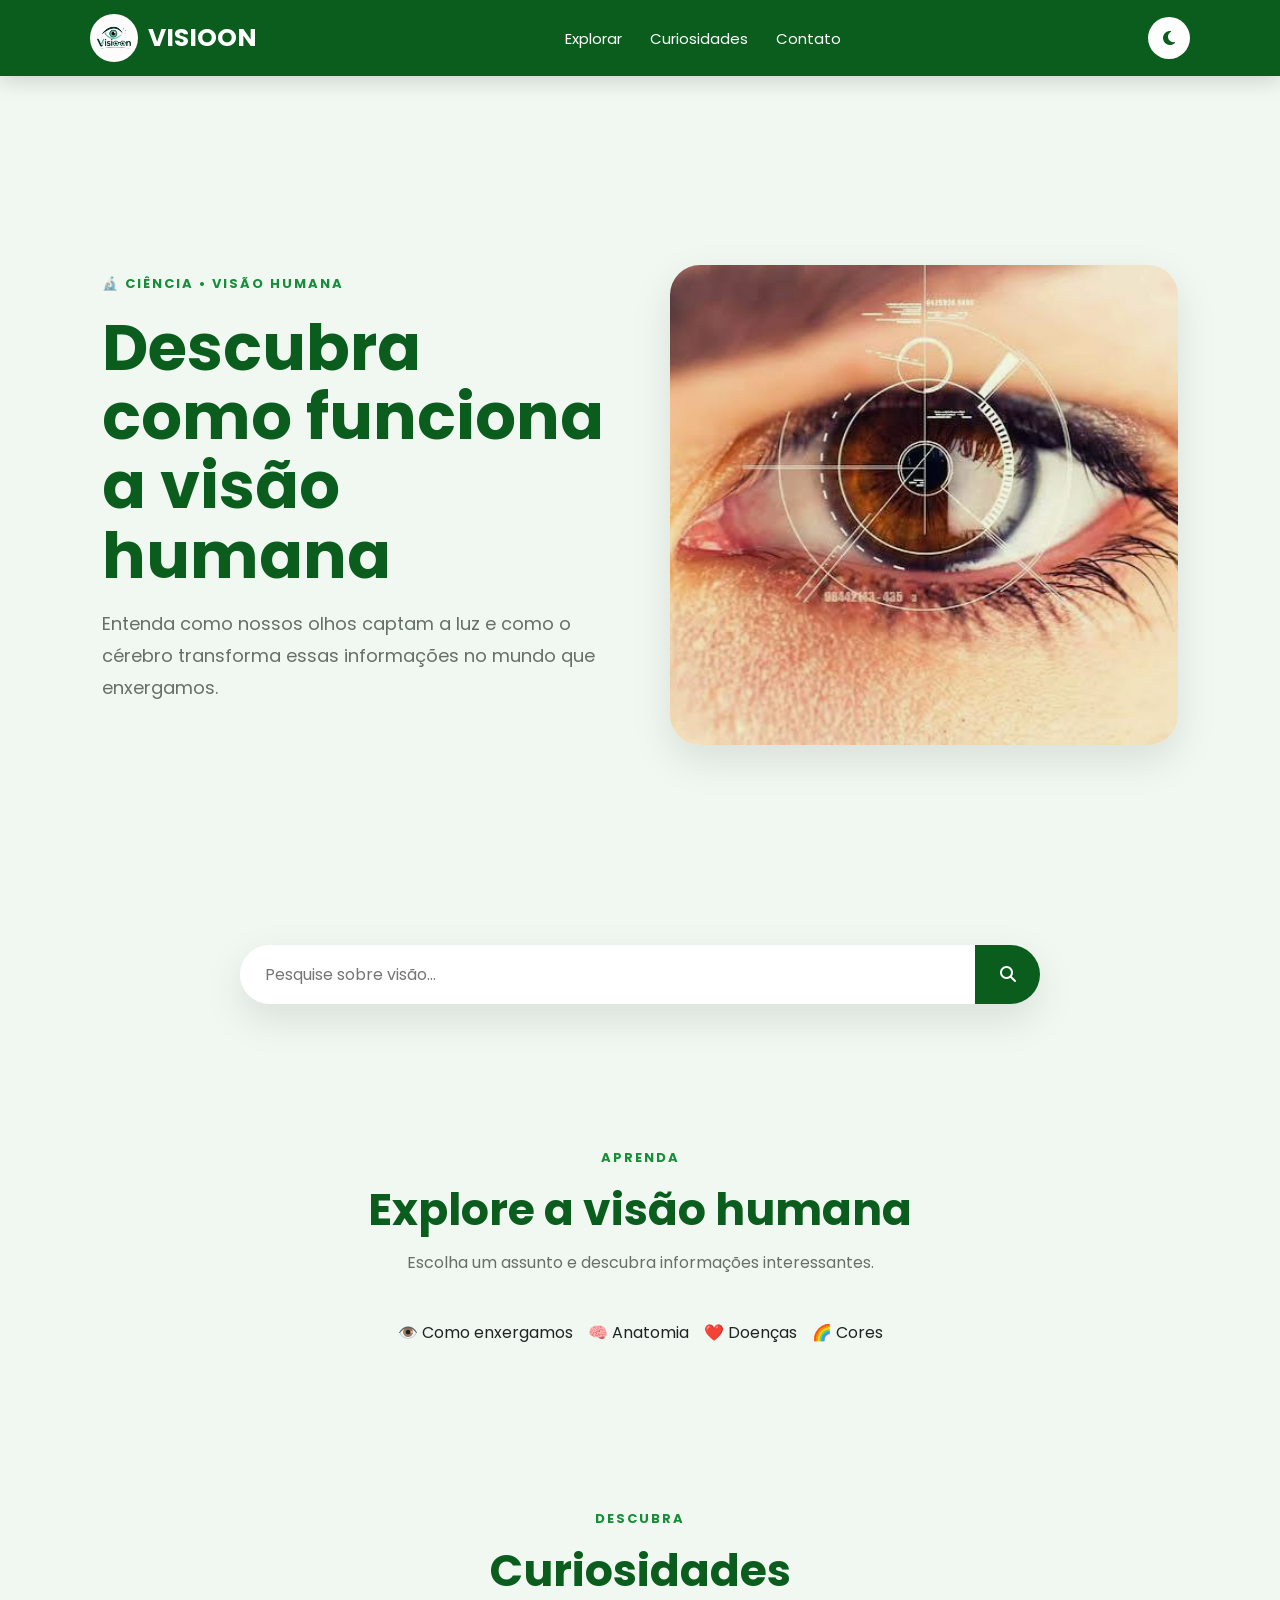
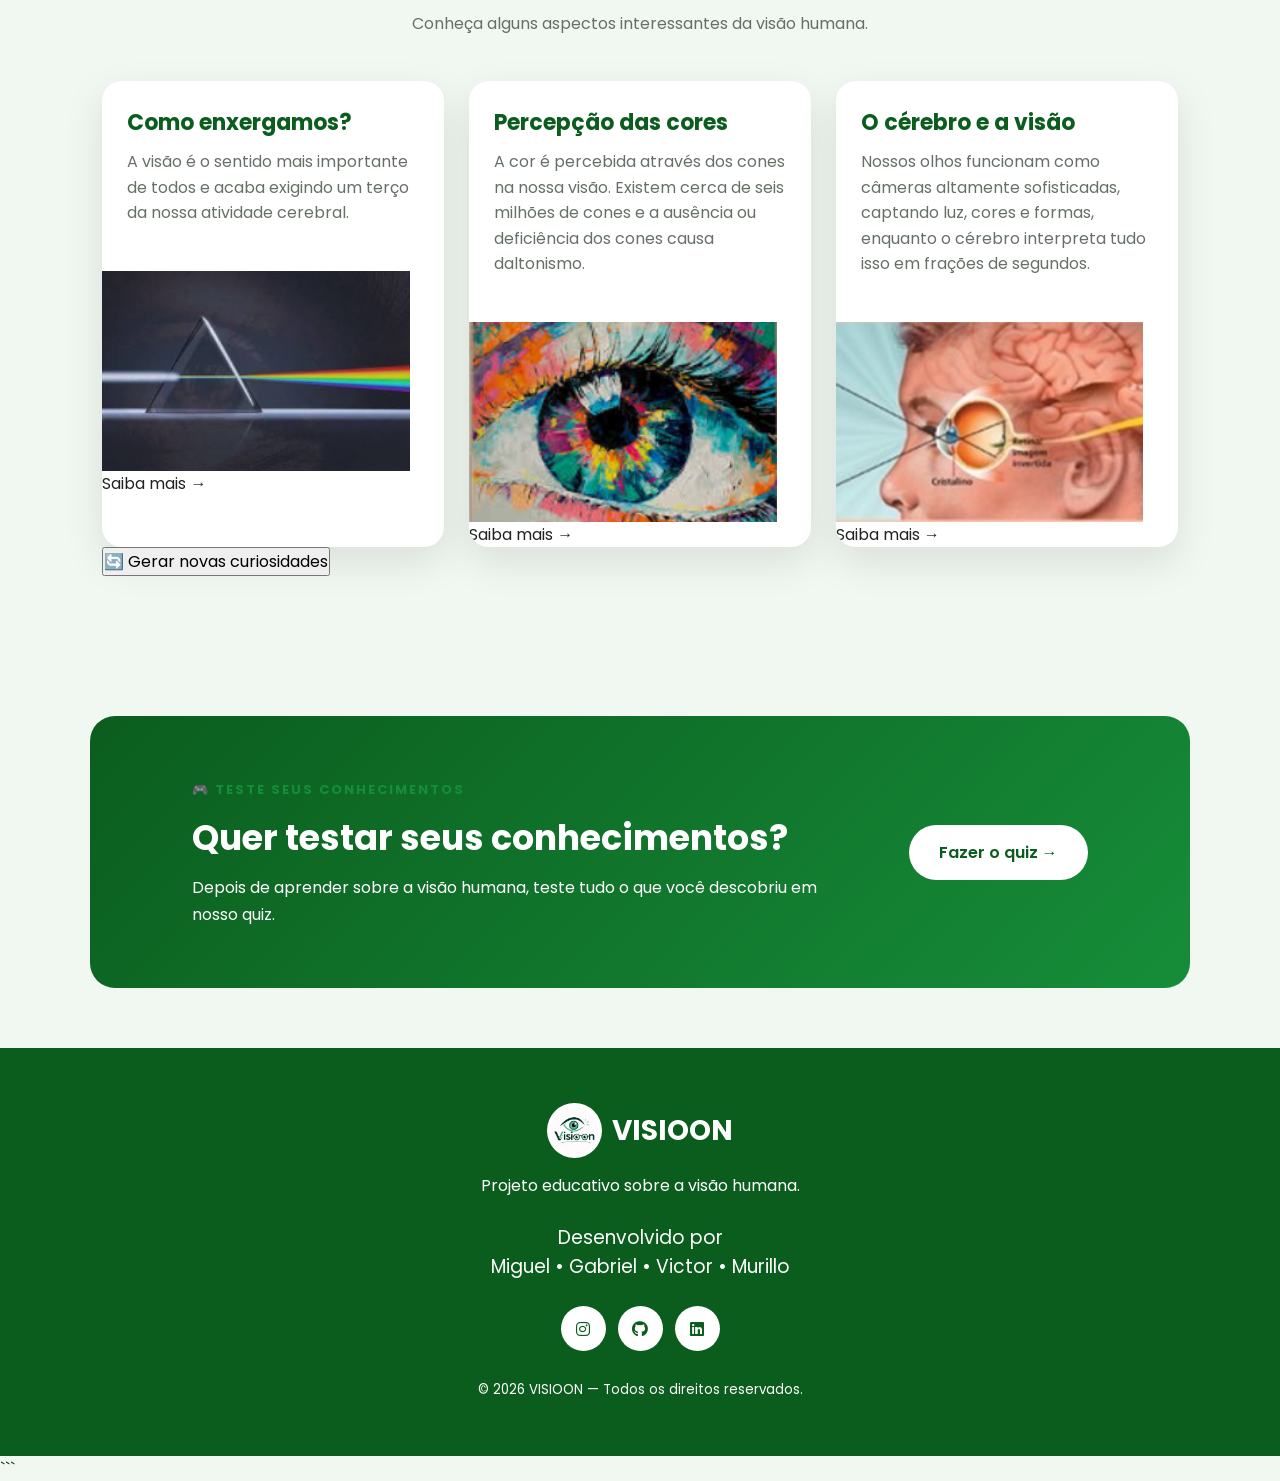
<file: index.html>
<!DOCTYPE html>

<html lang="pt-BR">

<head>
    <meta charset="UTF-8">
    <meta name="viewport" content="width=device-width, initial-scale=1.0">

```
<title>VISIOON - Visão Humana</title>

<link rel="stylesheet" href="style.css">

<link rel="preconnect" href="https://fonts.googleapis.com">
<link rel="preconnect" href="https://fonts.gstatic.com" crossorigin>

<link href="https://fonts.googleapis.com/css2?family=Poppins:wght@300;400;500;600;700&display=swap"
    rel="stylesheet">

<link rel="stylesheet"
    href="https://cdnjs.cloudflare.com/ajax/libs/font-awesome/6.6.0/css/all.min.css">
```

</head>

<body>

```
<!-- ==============================
     CABEÇALHO
=============================== -->

<header>

    <a href="#inicio" class="logo">
        <img src="imagens/imagem_logo.png" alt="Logo VISIOON">
        <span>VISIOON</span>
    </a>

    <nav>
        <a href="#explorar">Explorar</a>
        <a href="#curiosidades">Curiosidades</a>
        <a href="#contato">Contato</a>
    </nav>

    <button id="modoEscuro" aria-label="Ativar modo escuro">
        <i class="fa-solid fa-moon"></i>
    </button>

</header>


<main>

    <!-- ==============================
         INÍCIO
    =============================== -->

    <section class="hero" id="inicio">

        <div class="heroTexto">

            <span class="tag">
                🔬 CIÊNCIA • VISÃO HUMANA
            </span>

            <h1>
                Descubra como funciona a visão humana
            </h1>

            <p>
                Entenda como nossos olhos captam a luz e como o cérebro
                transforma essas informações no mundo que enxergamos.
            </p>

            
        </div>


        <div class="heroImagem"></div>

    </section>


    <!-- ==============================
         PESQUISA
    =============================== -->

    <section class="pesquisa">

        <div class="barraPesquisa">

            <input
                type="search"
                id="pesquisa"
                placeholder="Pesquise sobre visão..."
                autocomplete="off"
                aria-label="Pesquisar">

            <button
                id="btnPesquisa"
                aria-label="Pesquisar">

                <i class="fa-solid fa-magnifying-glass"></i>

            </button>

        </div>


        <!-- RESULTADOS DA PESQUISA -->

        <div
            id="resultadosPesquisa"
            class="resultadosPesquisa">
        </div>

    </section>


    <!-- ==============================
         EXPLORAR
    =============================== -->

    <section class="explorar" id="explorar">

        <div class="tituloSecao">

            <span>APRENDA</span>

            <h2>
                Explore a visão humana
            </h2>

            <p>
                Escolha um assunto e descubra informações interessantes.
            </p>

        </div>


        <div class="botoes">

            <a href="visao.html" class="botaoExplorar">
                👁️ Como enxergamos
            </a>

            <a href="anatomia.html" class="botaoExplorar">
                🧠 Anatomia
            </a>

            <a href="doencas.html" class="botaoExplorar">
                ❤️ Doenças
            </a>

            <a href="cores.html" class="botaoExplorar">
                🌈 Cores
            </a>

        </div>

    </section>


    <!-- ==============================
         CURIOSIDADES
    =============================== -->

    <section
        class="curiosidades"
        id="curiosidades">

        <div class="tituloSecao">

            <span>DESCUBRA</span>

            <h2>
                Curiosidades
            </h2>

            <p>
                Conheça alguns aspectos interessantes da visão humana.
            </p>

        </div>


        <!-- OS CARDS SÃO CRIADOS PELO JAVASCRIPT -->

        <div
            class="cards"
            id="cardsCuriosidades">
        </div>


        <div class="areaBotaoCuriosidade">

            <button id="btnTrocarCuriosidades">
                🔄 Gerar novas curiosidades
            </button>

        </div>

    </section>


    <!-- ==============================
         QUIZ
    =============================== -->

    <section class="proximaPagina">

        <div>

            <span>
                🎮 TESTE SEUS CONHECIMENTOS
            </span>

            <h2>
                Quer testar seus conhecimentos?
            </h2>

            <p>
                Depois de aprender sobre a visão humana,
                teste tudo o que você descobriu em nosso quiz.
            </p>

        </div>


        <!-- FUTURA PÁGINA DO QUIZ -->

        <a
            href="quizz.html"
            class="botao botaoBranco">

            Fazer o quiz →

        </a>

    </section>

</main>


<!-- ==============================
     BOTÃO VOLTAR AO TOPO
=============================== -->

<button
    id="topo"
    aria-label="Voltar ao topo">

    <i class="fa-solid fa-arrow-up"></i>

</button>


<!-- ==============================
     RODAPÉ
=============================== -->

<footer id="contato">

    <div class="footerLogo">

        <img
            src="imagens/imagem_logo.png"
            alt="Logo VISIOON">

        <strong>
            VISIOON
        </strong>

    </div>


    <p>
        Projeto educativo sobre a visão humana.
    </p>


    <h3>
        Desenvolvido por<br>
        Miguel • Gabriel • Victor • Murillo
    </h3>


    <div class="redesSociais">

        <a href="#" aria-label="Instagram">
            <i class="fa-brands fa-instagram"></i>
        </a>

        <a href="#" aria-label="GitHub">
            <i class="fa-brands fa-github"></i>
        </a>

        <a href="#" aria-label="LinkedIn">
            <i class="fa-brands fa-linkedin"></i>
        </a>

    </div>


    <small>
        © 2026 VISIOON — Todos os direitos reservados.
    </small>

</footer>


<script src="script.js"></script>
```

</body>

</html>
</file>
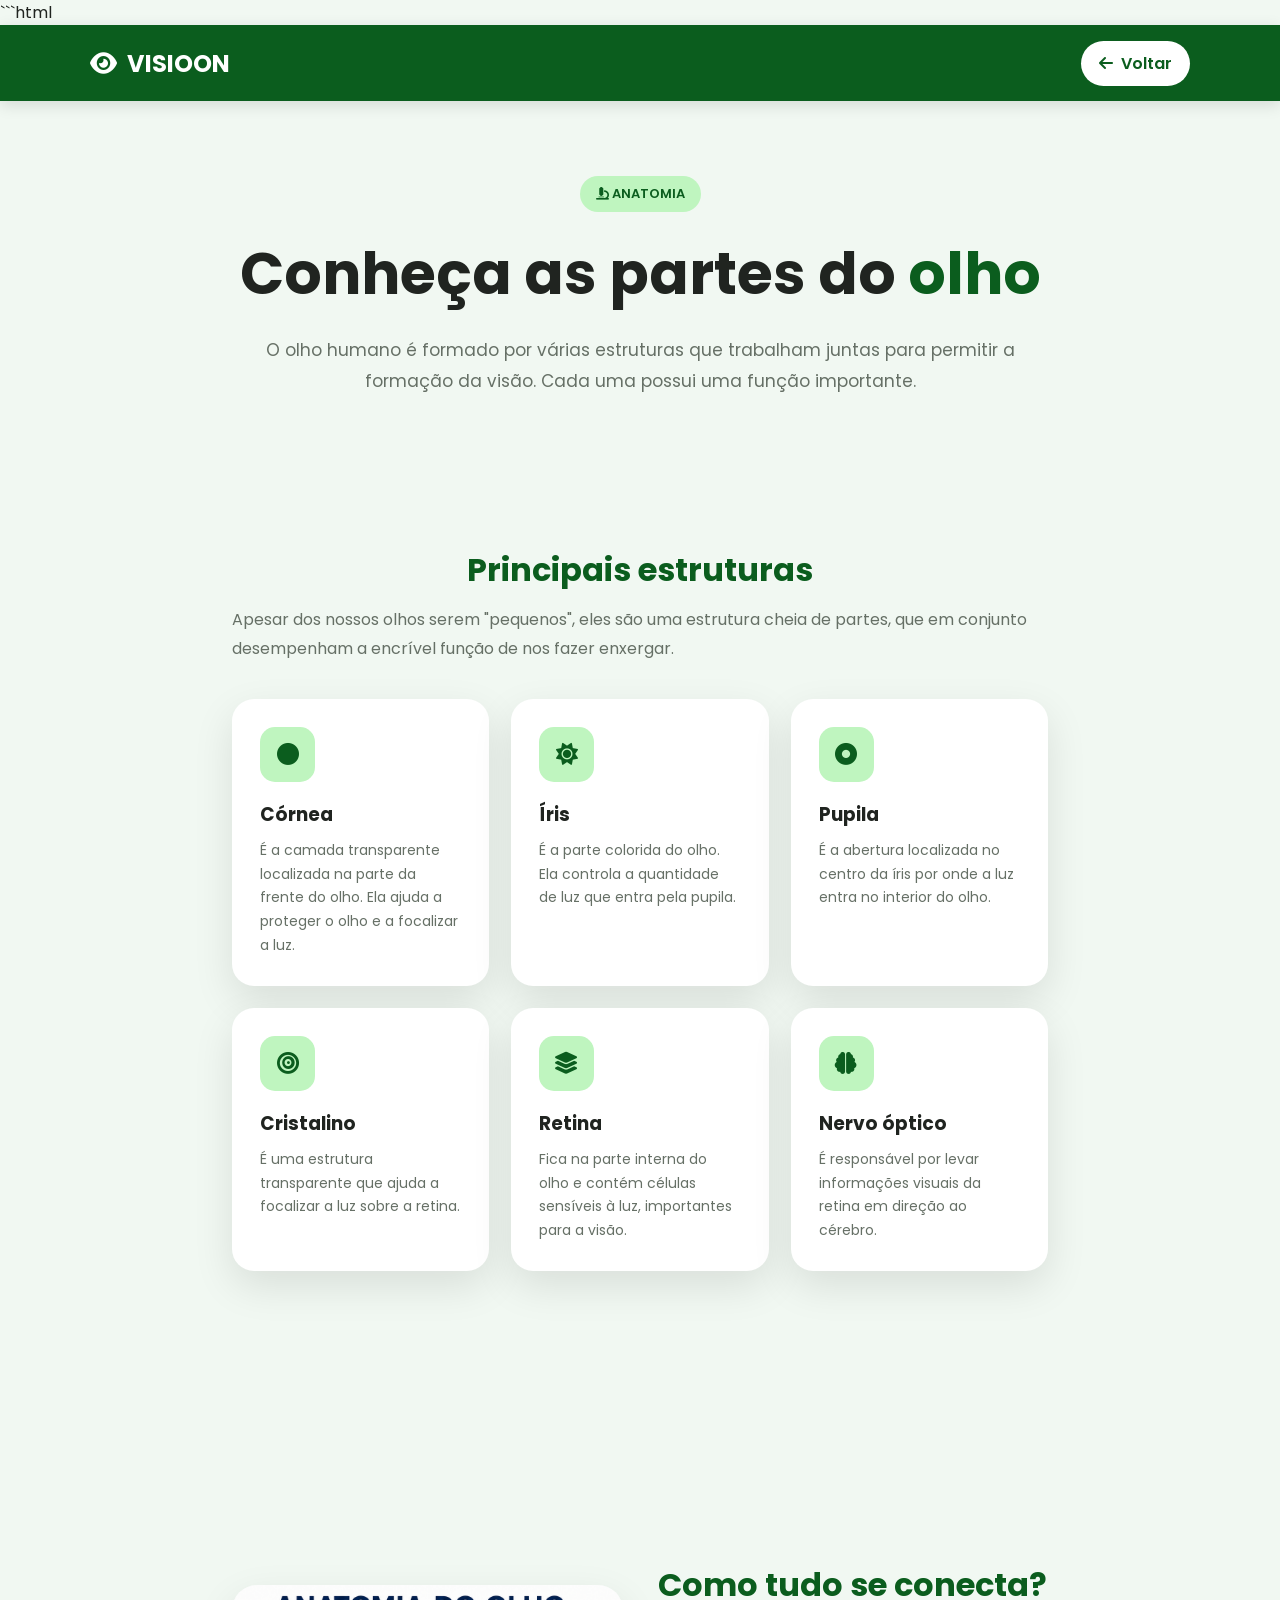
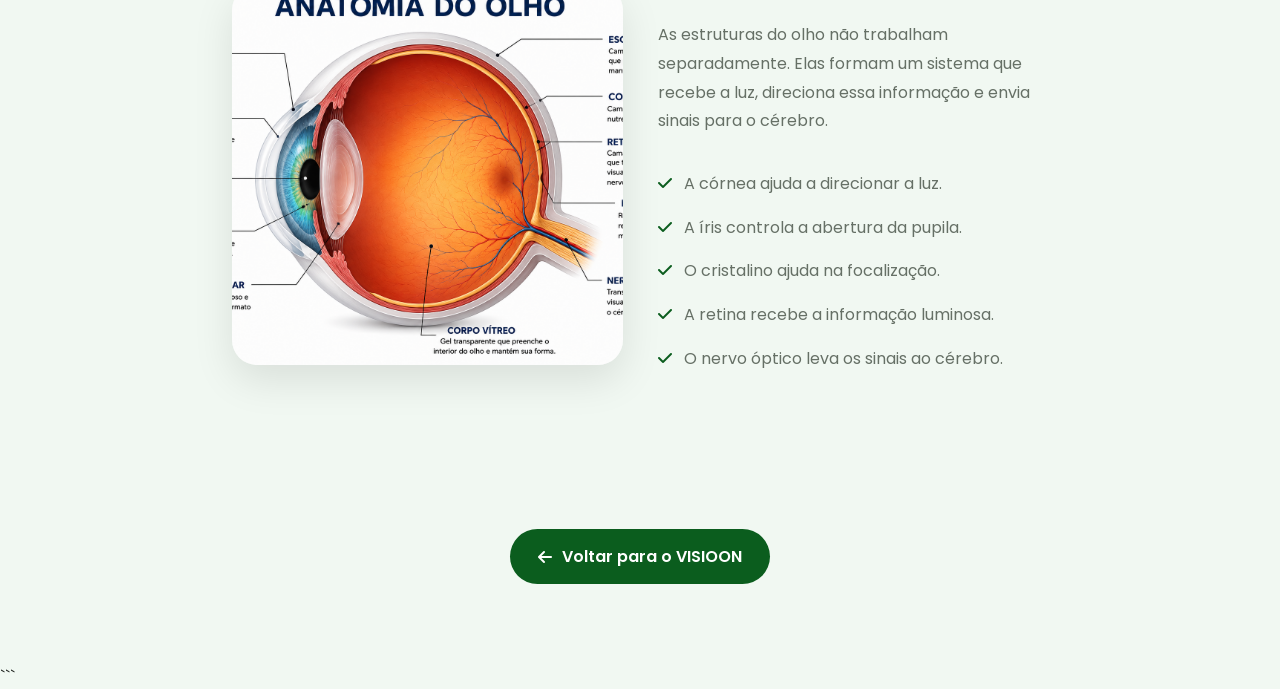
<file: anatomia.html>
```html
<!DOCTYPE html>
<html lang="pt-BR">
<head>
    <meta charset="UTF-8">
    <meta name="viewport" content="width=device-width, initial-scale=1.0">

    <title>Anatomia do Olho | VISIOON</title>

    <link rel="preconnect" href="https://fonts.googleapis.com">
    <link rel="preconnect" href="https://fonts.gstatic.com" crossorigin>
    <link href="https://fonts.googleapis.com/css2?family=Poppins:wght@300;400;500;600;700&display=swap" rel="stylesheet">

    <link rel="stylesheet"
          href="https://cdnjs.cloudflare.com/ajax/libs/font-awesome/6.5.2/css/all.min.css">

    <link rel="stylesheet" href="style.css">

    <style>
        .paginaConteudo {
            min-height: 100vh;
            background: var(--fundo);
        }

        .cabecalhoPagina {
            position: sticky;
            top: 0;
            z-index: 1000;

            display: flex;
            align-items: center;
            justify-content: space-between;

            padding: 15px 7%;
            background: var(--verde);
            box-shadow: 0 4px 15px rgba(0,0,0,.12);
        }

        .logoPagina {
            display: flex;
            align-items: center;
            gap: 10px;

            color: white;
            text-decoration: none;
            font-size: 24px;
            font-weight: 700;
        }

        .voltarInicio {
            display: inline-flex;
            align-items: center;
            gap: 8px;

            padding: 10px 18px;
            border-radius: 30px;

            background: white;
            color: var(--verde);

            text-decoration: none;
            font-weight: 600;
            transition: .3s;
        }

        .voltarInicio:hover {
            transform: translateY(-2px);
            background: var(--verde-neon);
        }

        .heroPagina {
            max-width: 1150px;
            margin: auto;
            padding: 75px 7% 50px;
            text-align: center;
        }

        .tagPagina {
            display: inline-block;
            padding: 8px 16px;
            margin-bottom: 18px;

            border-radius: 30px;
            background: var(--verde-neon);
            color: var(--verde);

            font-size: 13px;
            font-weight: 600;
        }

        .heroPagina h1 {
            margin-bottom: 18px;
            color: var(--texto);
            font-size: clamp(38px, 5vw, 58px);
        }

        .heroPagina h1 span {
            color: var(--verde);
        }

        .heroPagina p {
            max-width: 800px;
            margin: auto;

            color: var(--cinza);
            line-height: 1.8;
            font-size: 17px;
        }

        .conteudoPagina {
            max-width: 1150px;
            margin: auto;
            padding: 20px 7% 80px;
        }

        .tituloSecao {
            margin-bottom: 12px;
            color: var(--verde);
            font-size: 32px;
        }

        .textoSecao {
            margin-bottom: 35px;
            color: var(--cinza);
            line-height: 1.8;
        }

        .partesOlho {
            display: grid;
            grid-template-columns: repeat(3, 1fr);
            gap: 22px;
            margin-bottom: 70px;
        }

        .parteOlho {
            padding: 28px;
            background: var(--branco);
            border-radius: 22px;
            box-shadow: var(--sombra);
            transition: .3s;
        }

        .parteOlho:hover {
            transform: translateY(-7px);
        }

        .iconeParte {
            width: 55px;
            height: 55px;

            display: flex;
            align-items: center;
            justify-content: center;

            margin-bottom: 18px;
            border-radius: 15px;

            background: var(--verde-neon);
            color: var(--verde);

            font-size: 22px;
        }

        .parteOlho h3 {
            margin-bottom: 10px;
            color: var(--texto);
        }

        .parteOlho p {
            color: var(--cinza);
            line-height: 1.7;
            font-size: 14px;
        }

        .diagrama {
            display: grid;
            grid-template-columns: 1fr 1fr;
            gap: 35px;
            align-items: center;
            margin: 60px 0;
        }

        .imagemAnatomia {
            min-height: 380px;
            border-radius: 25px;

            background-image: url("imagens/imagem_index_anatomia.png");
            background-size: cover;
            background-position: center;

            box-shadow: var(--sombra);
        }

        .listaPartes {
            list-style: none;
            padding: 0;
        }

        .listaPartes li {
            display: flex;
            gap: 12px;
            margin-bottom: 18px;

            color: var(--cinza);
            line-height: 1.6;
        }

        .listaPartes i {
            color: var(--verde);
            margin-top: 4px;
        }

        .blocoEditavel {
            padding: 35px;
            margin-top: 60px;

            border: 2px dashed var(--verde-claro);
            border-radius: 25px;

            background: rgba(22,141,57,.05);
        }

        .blocoEditavel h2 {
            margin-bottom: 15px;
            color: var(--verde);
        }

        .blocoEditavel p {
            color: var(--cinza);
            line-height: 1.8;
        }

        .areaVoltar {
            text-align: center;
            margin-top: 55px;
        }

        .botaoVoltar {
            display: inline-flex;
            align-items: center;
            gap: 10px;

            padding: 15px 28px;
            border-radius: 40px;

            background: var(--verde);
            color: white;

            text-decoration: none;
            font-weight: 600;
            transition: .3s;
        }

        .botaoVoltar:hover {
            background: var(--verde-claro);
            transform: translateY(-3px);
        }

        .dark .paginaConteudo {
            background: #101410;
        }

        .dark .parteOlho {
            background: #1d211d;
        }

        .dark .heroPagina h1,
        .dark .parteOlho h3 {
            color: #eeeeee;
        }

        .dark .heroPagina p,
        .dark .textoSecao,
        .dark .parteOlho p,
        .dark .listaPartes li,
        .dark .blocoEditavel p {
            color: #c1c1c1;
        }

        @media(max-width:900px) {
            .partesOlho {
                grid-template-columns: 1fr 1fr;
            }

            .diagrama {
                grid-template-columns: 1fr;
            }
        }

        @media(max-width:600px) {
            .partesOlho {
                grid-template-columns: 1fr;
            }

            .heroPagina {
                padding: 55px 6% 40px;
            }

            .conteudoPagina {
                padding: 20px 6% 60px;
            }

            .imagemAnatomia {
                min-height: 260px;
            }
        }
    </style>
</head>

<body>

<div class="paginaConteudo">

    <header class="cabecalhoPagina">

        <a href="index.html" class="logoPagina">
            <i class="fa-solid fa-eye"></i>
            VISIOON
        </a>

        <a href="index.html" class="voltarInicio">
            <i class="fa-solid fa-arrow-left"></i>
            Voltar
        </a>

    </header>


    <section class="heroPagina">

        <span class="tagPagina">
            <i class="fa-solid fa-microscope"></i>
            ANATOMIA
        </span>

        <h1>
            Conheça as partes do <span>olho</span>
        </h1>

        <p>
            O olho humano é formado por várias estruturas que trabalham
            juntas para permitir a formação da visão. Cada uma possui
            uma função importante.
        </p>

    </section>


    <main class="conteudoPagina">

        <section>

            <h2 class="tituloSecao">
                Principais estruturas
            </h2>

            <p class="textoSecao">
                Apesar dos nossos olhos serem "pequenos", eles são uma
                 estrutura cheia de partes, que em conjunto desempenham a
                  encrível função de nos fazer enxergar.
            </p>

            <div class="partesOlho">

                <article class="parteOlho">
                    <div class="iconeParte">
                        <i class="fa-solid fa-circle"></i>
                    </div>
                    <h3>Córnea</h3>
                    <p>
                        É a camada transparente localizada na parte da frente
                        do olho. Ela ajuda a proteger o olho e a focalizar a luz.
                    </p>
                </article>

                <article class="parteOlho">
                    <div class="iconeParte">
                        <i class="fa-solid fa-sun"></i>
                    </div>
                    <h3>Íris</h3>
                    <p>
                        É a parte colorida do olho. Ela controla a quantidade
                        de luz que entra pela pupila.
                    </p>
                </article>

                <article class="parteOlho">
                    <div class="iconeParte">
                        <i class="fa-solid fa-circle-dot"></i>
                    </div>
                    <h3>Pupila</h3>
                    <p>
                        É a abertura localizada no centro da íris por onde
                        a luz entra no interior do olho.
                    </p>
                </article>

                <article class="parteOlho">
                    <div class="iconeParte">
                        <i class="fa-solid fa-bullseye"></i>
                    </div>
                    <h3>Cristalino</h3>
                    <p>
                        É uma estrutura transparente que ajuda a focalizar
                        a luz sobre a retina.
                    </p>
                </article>

                <article class="parteOlho">
                    <div class="iconeParte">
                        <i class="fa-solid fa-layer-group"></i>
                    </div>
                    <h3>Retina</h3>
                    <p>
                        Fica na parte interna do olho e contém células
                        sensíveis à luz, importantes para a visão.
                    </p>
                </article>

                <article class="parteOlho">
                    <div class="iconeParte">
                        <i class="fa-solid fa-brain"></i>
                    </div>
                    <h3>Nervo óptico</h3>
                    <p>
                        É responsável por levar informações visuais da retina
                        em direção ao cérebro.
                    </p>
                </article>

            </div>

        </section>


        <section class="diagrama">

            <div class="imagemAnatomia"></div>

            <div>

                <h2 class="tituloSecao">
                    Como tudo se conecta?
                </h2>

                <p class="textoSecao">
                    As estruturas do olho não trabalham separadamente.
                    Elas formam um sistema que recebe a luz, direciona
                    essa informação e envia sinais para o cérebro.
                </p>

                <ul class="listaPartes">

                    <li>
                        <i class="fa-solid fa-check"></i>
                        A córnea ajuda a direcionar a luz.
                    </li>

                    <li>
                        <i class="fa-solid fa-check"></i>
                        A íris controla a abertura da pupila.
                    </li>

                    <li>
                        <i class="fa-solid fa-check"></i>
                        O cristalino ajuda na focalização.
                    </li>

                    <li>
                        <i class="fa-solid fa-check"></i>
                        A retina recebe a informação luminosa.
                    </li>

                    <li>
                        <i class="fa-solid fa-check"></i>
                        O nervo óptico leva os sinais ao cérebro.
                    </li>

                </ul>

            </div>

        </section>


    
        
        <div class="areaVoltar">

            <a href="index.html" class="botaoVoltar">
                <i class="fa-solid fa-arrow-left"></i>
                Voltar para o VISIOON
            </a>

        </div>

    </main>

</div>

<script>
    if (localStorage.getItem("modoEscuro") === "true") {
        document.body.classList.add("dark");
    }
</script>

</body>
</html>
```
</file>
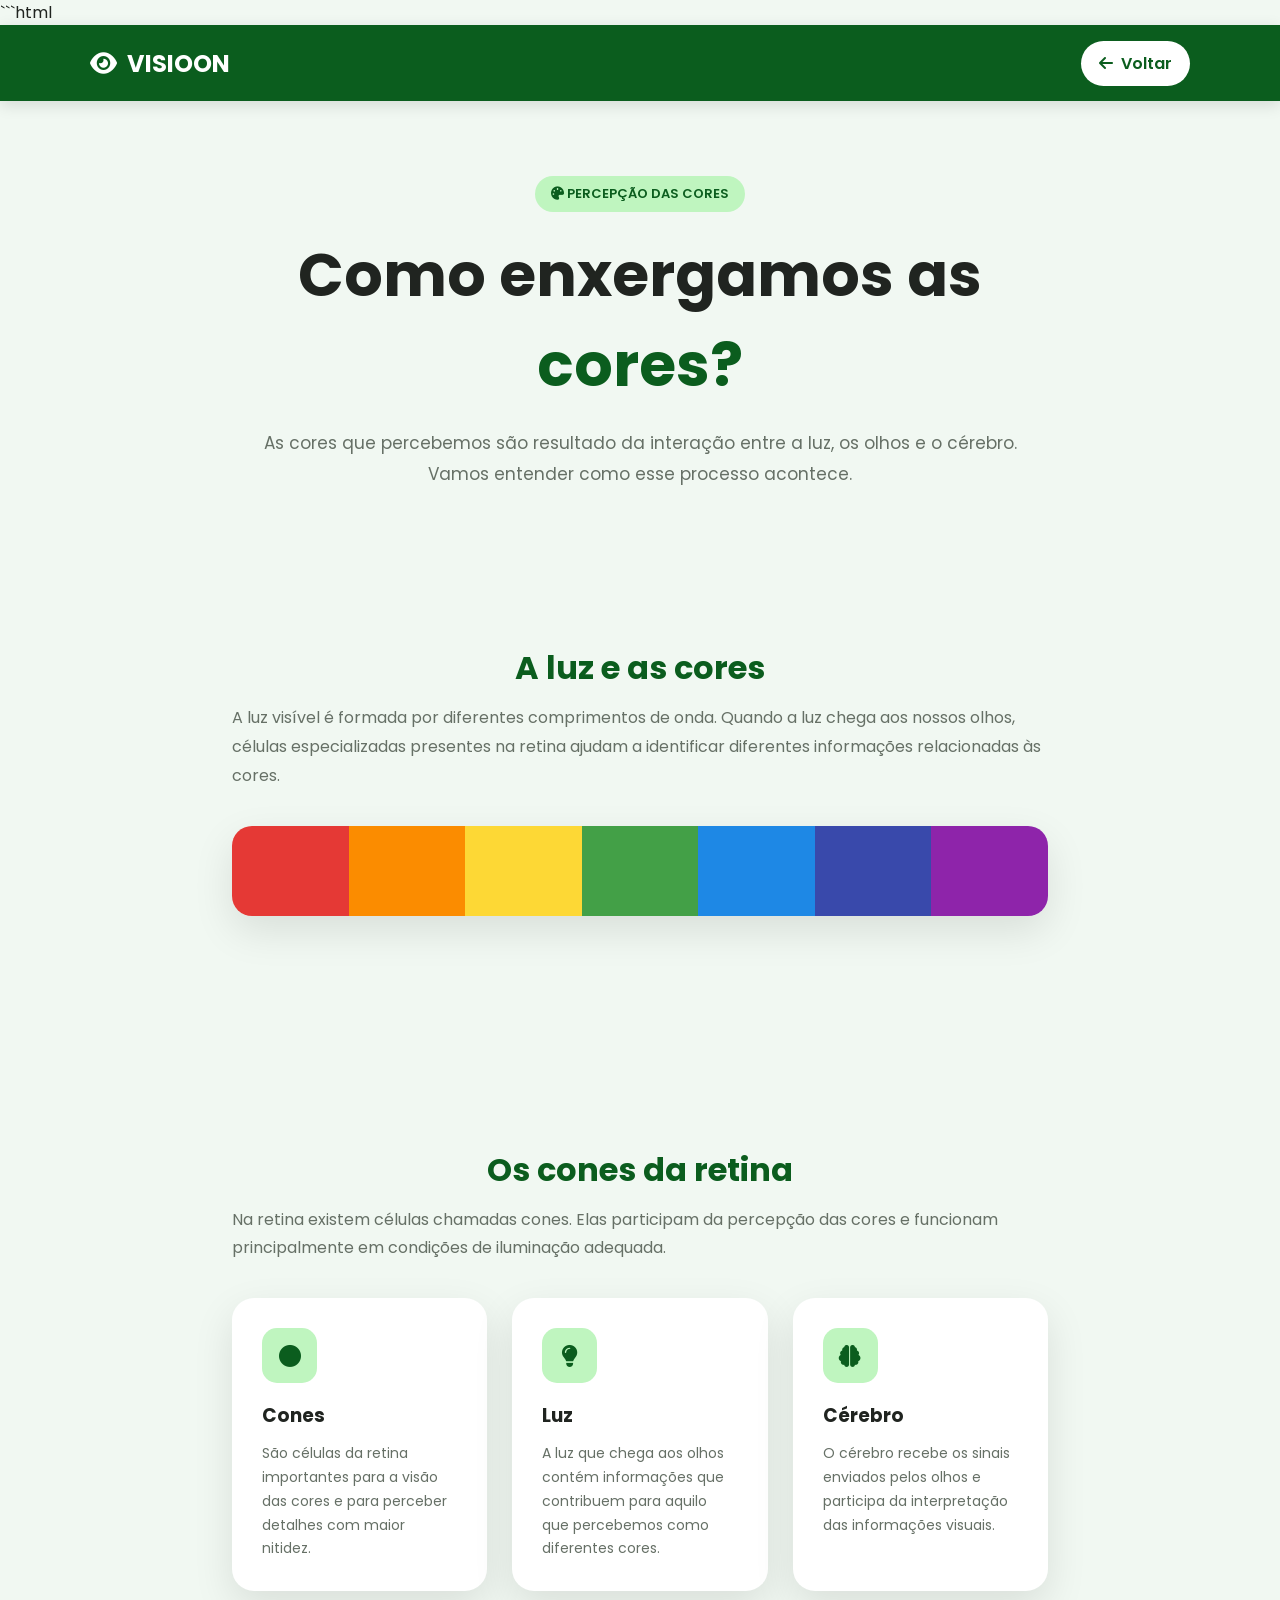
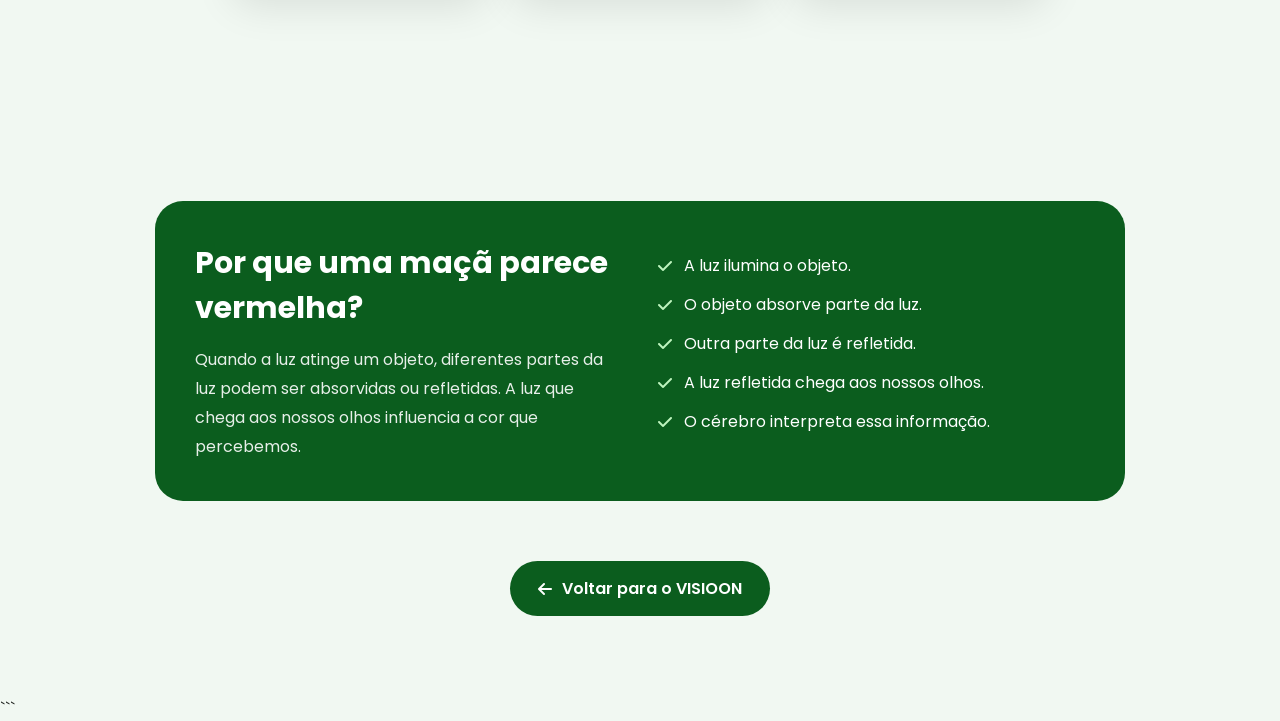
<file: cores.html>
```html
<!DOCTYPE html>
<html lang="pt-BR">
<head>
    <meta charset="UTF-8">
    <meta name="viewport" content="width=device-width, initial-scale=1.0">

    <title>Percepção das Cores | VISIOON</title>

    <link rel="preconnect" href="https://fonts.googleapis.com">
    <link rel="preconnect" href="https://fonts.gstatic.com" crossorigin>
    <link href="https://fonts.googleapis.com/css2?family=Poppins:wght@300;400;500;600;700&display=swap" rel="stylesheet">

    <link rel="stylesheet"
          href="https://cdnjs.cloudflare.com/ajax/libs/font-awesome/6.5.2/css/all.min.css">

    <link rel="stylesheet" href="style.css">

    <style>
        .paginaCores {
            min-height: 100vh;
            background: var(--fundo);
        }

        .cabecalhoPagina {
            position: sticky;
            top: 0;
            z-index: 1000;

            display: flex;
            align-items: center;
            justify-content: space-between;

            padding: 15px 7%;
            background: var(--verde);
            box-shadow: 0 4px 15px rgba(0,0,0,.12);
        }

        .logoPagina {
            display: flex;
            align-items: center;
            gap: 10px;

            color: white;
            text-decoration: none;
            font-size: 24px;
            font-weight: 700;
        }

        .voltarInicio {
            display: inline-flex;
            align-items: center;
            gap: 8px;

            padding: 10px 18px;
            border-radius: 30px;

            background: white;
            color: var(--verde);

            text-decoration: none;
            font-weight: 600;
        }

        .heroCores {
            max-width: 1050px;
            margin: auto;
            padding: 75px 7% 55px;
            text-align: center;
        }

        .tagCores {
            display: inline-block;
            padding: 8px 16px;
            margin-bottom: 18px;

            border-radius: 30px;
            background: var(--verde-neon);
            color: var(--verde);

            font-size: 13px;
            font-weight: 600;
        }

        .heroCores h1 {
            margin-bottom: 18px;
            color: var(--texto);
            font-size: clamp(38px, 5vw, 60px);
        }

        .heroCores h1 span {
            color: var(--verde);
        }

        .heroCores p {
            max-width: 800px;
            margin: auto;

            color: var(--cinza);
            line-height: 1.8;
            font-size: 17px;
        }

        .conteudoCores {
            max-width: 1150px;
            margin: auto;
            padding: 20px 7% 80px;
        }

        .tituloSecao {
            margin-bottom: 12px;
            color: var(--verde);
            font-size: 32px;
        }

        .textoSecao {
            margin-bottom: 35px;
            color: var(--cinza);
            line-height: 1.8;
        }

        .espectro {
            display: flex;
            height: 90px;
            overflow: hidden;

            margin: 35px 0 70px;

            border-radius: 20px;
            box-shadow: var(--sombra);
        }

        .cor {
            flex: 1;
        }

        .vermelho { background: #e53935; }
        .laranja { background: #fb8c00; }
        .amarelo { background: #fdd835; }
        .verde { background: #43a047; }
        .azul { background: #1e88e5; }
        .anil { background: #3949ab; }
        .violeta { background: #8e24aa; }

        .cardsCores {
            display: grid;
            grid-template-columns: repeat(3, 1fr);
            gap: 25px;
            margin-bottom: 70px;
        }

        .cardCor {
            padding: 30px;

            background: var(--branco);
            border-radius: 22px;

            box-shadow: var(--sombra);
            transition: .3s;
        }

        .cardCor:hover {
            transform: translateY(-7px);
        }

        .iconeCor {
            width: 55px;
            height: 55px;

            display: flex;
            align-items: center;
            justify-content: center;

            margin-bottom: 18px;

            border-radius: 15px;
            background: var(--verde-neon);
            color: var(--verde);

            font-size: 22px;
        }

        .cardCor h3 {
            margin-bottom: 12px;
            color: var(--texto);
        }

        .cardCor p {
            color: var(--cinza);
            line-height: 1.7;
            font-size: 14px;
        }

        .blocoCores {
            display: grid;
            grid-template-columns: 1fr 1fr;
            gap: 35px;
            align-items: center;

            margin: 60px 0;
            padding: 40px;

            border-radius: 28px;
            background: var(--verde);
            color: white;
        }

        .blocoCores h2 {
            margin-bottom: 15px;
            font-size: 30px;
        }

        .blocoCores p {
            line-height: 1.8;
            opacity: .9;
        }

        .listaCores {
            list-style: none;
            padding: 0;
        }

        .listaCores li {
            display: flex;
            gap: 12px;
            margin-bottom: 15px;
            line-height: 1.5;
        }

        .listaCores i {
            color: var(--verde-neon);
            margin-top: 4px;
        }

        .blocoEditavel {
            padding: 35px;

            border: 2px dashed var(--verde-claro);
            border-radius: 25px;

            background: rgba(22,141,57,.05);
        }

        .blocoEditavel h2 {
            margin-bottom: 15px;
            color: var(--verde);
        }

        .blocoEditavel p {
            color: var(--cinza);
            line-height: 1.8;
        }

        .areaVoltar {
            text-align: center;
            margin-top: 55px;
        }

        .botaoVoltar {
            display: inline-flex;
            align-items: center;
            gap: 10px;

            padding: 15px 28px;
            border-radius: 40px;

            background: var(--verde);
            color: white;

            text-decoration: none;
            font-weight: 600;
        }

        .dark .paginaCores {
            background: #101410;
        }

        .dark .cardCor {
            background: #1d211d;
        }

        .dark .heroCores h1,
        .dark .cardCor h3 {
            color: #eeeeee;
        }

        .dark .heroCores p,
        .dark .textoSecao,
        .dark .cardCor p,
        .dark .blocoEditavel p {
            color: #c1c1c1;
        }

        @media(max-width:900px) {
            .cardsCores {
                grid-template-columns: 1fr 1fr;
            }

            .blocoCores {
                grid-template-columns: 1fr;
            }
        }

        @media(max-width:600px) {
            .cardsCores {
                grid-template-columns: 1fr;
            }

            .heroCores {
                padding: 55px 6% 40px;
            }

            .conteudoCores {
                padding: 20px 6% 60px;
            }

            .espectro {
                height: 60px;
            }

            .blocoCores {
                padding: 28px;
            }
        }
    </style>
</head>

<body>

<div class="paginaCores">

    <header class="cabecalhoPagina">

        <a href="index.html" class="logoPagina">
            <i class="fa-solid fa-eye"></i>
            VISIOON
        </a>

        <a href="index.html" class="voltarInicio">
            <i class="fa-solid fa-arrow-left"></i>
            Voltar
        </a>

    </header>


    <section class="heroCores">

        <span class="tagCores">
            <i class="fa-solid fa-palette"></i>
            PERCEPÇÃO DAS CORES
        </span>

        <h1>
            Como enxergamos as <span>cores?</span>
        </h1>

        <p>
            As cores que percebemos são resultado da interação entre a luz,
            os olhos e o cérebro. Vamos entender como esse processo acontece.
        </p>

    </section>


    <main class="conteudoCores">

        <section>

            <h2 class="tituloSecao">
                A luz e as cores
            </h2>

            <p class="textoSecao">
                A luz visível é formada por diferentes comprimentos de onda.
                Quando a luz chega aos nossos olhos, células especializadas
                presentes na retina ajudam a identificar diferentes
                informações relacionadas às cores.
            </p>

            <div class="espectro">

                <div class="cor vermelho"></div>
                <div class="cor laranja"></div>
                <div class="cor amarelo"></div>
                <div class="cor verde"></div>
                <div class="cor azul"></div>
                <div class="cor anil"></div>
                <div class="cor violeta"></div>

            </div>

        </section>


        <section>

            <h2 class="tituloSecao">
                Os cones da retina
            </h2>

            <p class="textoSecao">
                Na retina existem células chamadas cones. Elas participam
                da percepção das cores e funcionam principalmente em
                condições de iluminação adequada.
            </p>

            <div class="cardsCores">

                <article class="cardCor">

                    <div class="iconeCor">
                        <i class="fa-solid fa-circle"></i>
                    </div>

                    <h3>Cones</h3>

                    <p>
                        São células da retina importantes para a visão
                        das cores e para perceber detalhes com maior nitidez.
                    </p>

                </article>


                <article class="cardCor">

                    <div class="iconeCor">
                        <i class="fa-solid fa-lightbulb"></i>
                    </div>

                    <h3>Luz</h3>

                    <p>
                        A luz que chega aos olhos contém informações que
                        contribuem para aquilo que percebemos como diferentes
                        cores.
                    </p>

                </article>


                <article class="cardCor">

                    <div class="iconeCor">
                        <i class="fa-solid fa-brain"></i>
                    </div>

                    <h3>Cérebro</h3>

                    <p>
                        O cérebro recebe os sinais enviados pelos olhos e
                        participa da interpretação das informações visuais.
                    </p>

                </article>

            </div>

        </section>


        <section class="blocoCores">

            <div>

                <h2>
                    Por que uma maçã parece vermelha?
                </h2>

                <p>
                    Quando a luz atinge um objeto, diferentes partes da luz
                    podem ser absorvidas ou refletidas. A luz que chega aos
                    nossos olhos influencia a cor que percebemos.
                </p>

            </div>


            <ul class="listaCores">

                <li>
                    <i class="fa-solid fa-check"></i>
                    A luz ilumina o objeto.
                </li>

                <li>
                    <i class="fa-solid fa-check"></i>
                    O objeto absorve parte da luz.
                </li>

                <li>
                    <i class="fa-solid fa-check"></i>
                    Outra parte da luz é refletida.
                </li>

                <li>
                    <i class="fa-solid fa-check"></i>
                    A luz refletida chega aos nossos olhos.
                </li>

                <li>
                    <i class="fa-solid fa-check"></i>
                    O cérebro interpreta essa informação.
                </li>

            </ul>

        </section>


        


        <div class="areaVoltar">

            <a href="index.html" class="botaoVoltar">
                <i class="fa-solid fa-arrow-left"></i>
                Voltar para o VISIOON
            </a>

        </div>

    </main>

</div>

<script>
    if (localStorage.getItem("modoEscuro") === "true") {
        document.body.classList.add("dark");
    }
</script>

</body>
</html>
```
</file>
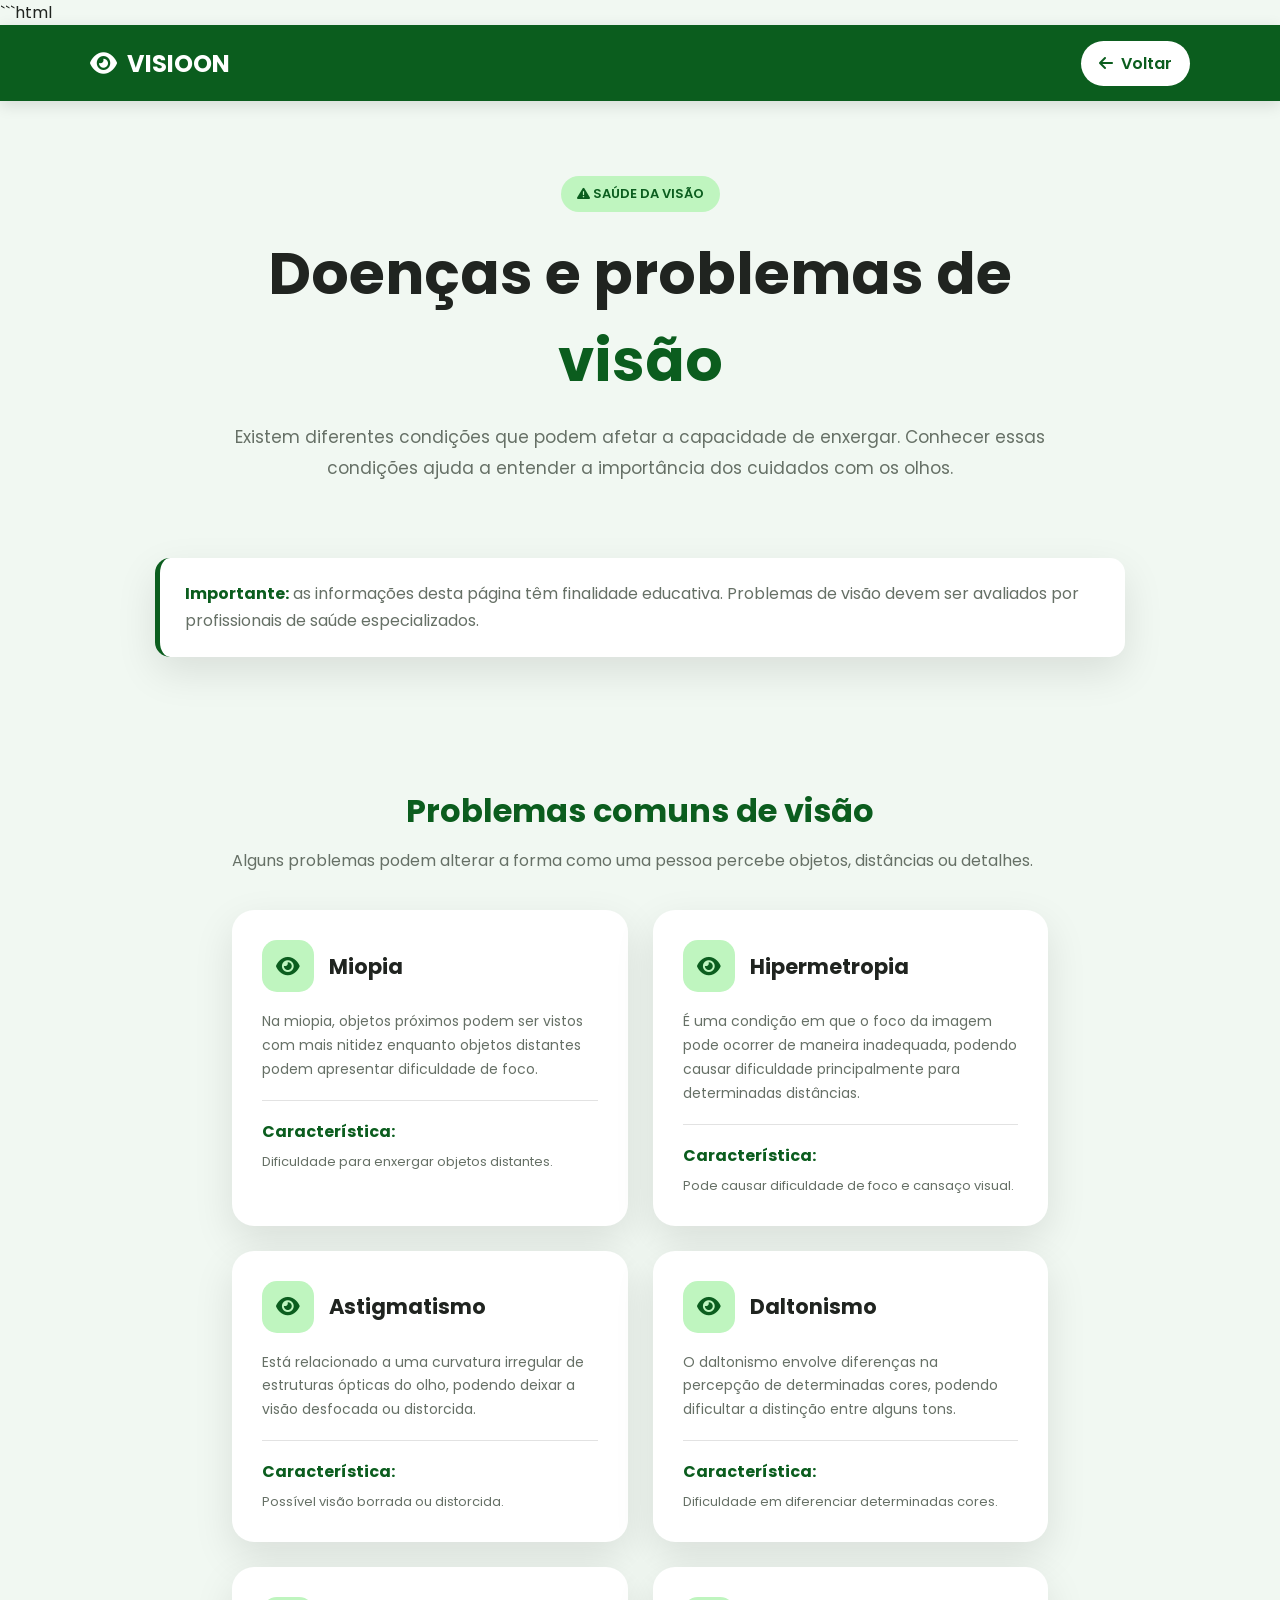
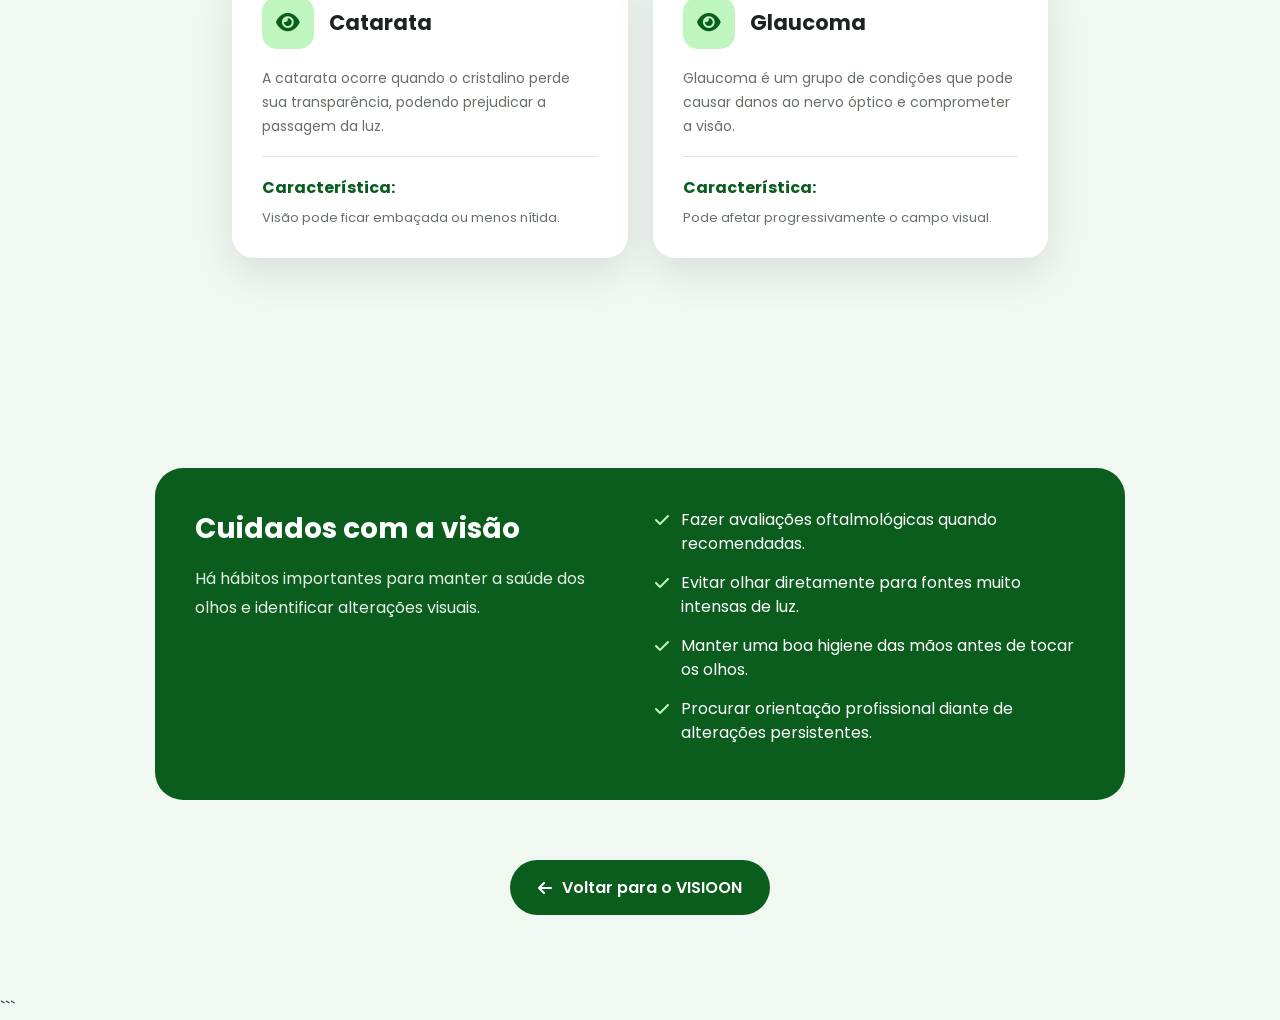
<file: doencas.html>
```html
<!DOCTYPE html>
<html lang="pt-BR">
<head>
    <meta charset="UTF-8">
    <meta name="viewport" content="width=device-width, initial-scale=1.0">

    <title>Doenças e Problemas de Visão | VISIOON</title>

    <link rel="preconnect" href="https://fonts.googleapis.com">
    <link rel="preconnect" href="https://fonts.gstatic.com" crossorigin>
    <link href="https://fonts.googleapis.com/css2?family=Poppins:wght@300;400;500;600;700&display=swap" rel="stylesheet">

    <link rel="stylesheet"
          href="https://cdnjs.cloudflare.com/ajax/libs/font-awesome/6.5.2/css/all.min.css">

    <link rel="stylesheet" href="style.css">

    <style>
        .paginaConteudo {
            min-height: 100vh;
            background: var(--fundo);
        }

        .cabecalhoPagina {
            position: sticky;
            top: 0;
            z-index: 1000;

            display: flex;
            align-items: center;
            justify-content: space-between;

            padding: 15px 7%;
            background: var(--verde);
            box-shadow: 0 4px 15px rgba(0,0,0,.12);
        }

        .logoPagina {
            display: flex;
            align-items: center;
            gap: 10px;

            color: white;
            text-decoration: none;
            font-size: 24px;
            font-weight: 700;
        }

        .voltarInicio {
            display: inline-flex;
            align-items: center;
            gap: 8px;

            padding: 10px 18px;
            border-radius: 30px;

            background: white;
            color: var(--verde);

            text-decoration: none;
            font-weight: 600;
        }

        .heroPagina {
            max-width: 1000px;
            margin: auto;
            padding: 75px 7% 55px;
            text-align: center;
        }

        .tagPagina {
            display: inline-block;
            padding: 8px 16px;
            margin-bottom: 18px;

            border-radius: 30px;
            background: var(--verde-neon);
            color: var(--verde);

            font-size: 13px;
            font-weight: 600;
        }

        .heroPagina h1 {
            margin-bottom: 18px;
            color: var(--texto);
            font-size: clamp(36px, 5vw, 58px);
        }

        .heroPagina h1 span {
            color: var(--verde);
        }

        .heroPagina p {
            color: var(--cinza);
            line-height: 1.8;
            font-size: 17px;
        }

        .conteudoPagina {
            max-width: 1150px;
            margin: auto;
            padding: 20px 7% 80px;
        }

        .aviso {
            padding: 22px 25px;
            margin-bottom: 50px;

            border-left: 5px solid var(--verde);
            border-radius: 15px;

            background: var(--branco);
            color: var(--cinza);

            line-height: 1.7;
            box-shadow: var(--sombra);
        }

        .aviso strong {
            color: var(--verde);
        }

        .tituloSecao {
            margin-bottom: 12px;
            color: var(--verde);
            font-size: 32px;
        }

        .textoSecao {
            margin-bottom: 35px;
            color: var(--cinza);
            line-height: 1.8;
        }

        .cardsDoencas {
            display: grid;
            grid-template-columns: repeat(2, 1fr);
            gap: 25px;
            margin-bottom: 70px;
        }

        .cardDoenca {
            padding: 30px;

            background: var(--branco);
            border-radius: 22px;
            box-shadow: var(--sombra);

            transition: .3s;
        }

        .cardDoenca:hover {
            transform: translateY(-6px);
        }

        .cabecalhoDoenca {
            display: flex;
            align-items: center;
            gap: 15px;
            margin-bottom: 18px;
        }

        .iconeDoenca {
            width: 52px;
            height: 52px;

            display: flex;
            align-items: center;
            justify-content: center;

            flex-shrink: 0;

            border-radius: 15px;
            background: var(--verde-neon);
            color: var(--verde);

            font-size: 21px;
        }

        .cardDoenca h3 {
            color: var(--texto);
            font-size: 21px;
        }

        .cardDoenca p {
            color: var(--cinza);
            line-height: 1.7;
            font-size: 14px;
        }

        .sintomas {
            margin-top: 18px;
            padding-top: 18px;
            border-top: 1px solid #e2e2e2;
        }

        .sintomas strong {
            display: block;
            margin-bottom: 8px;
            color: var(--verde);
        }

        .sintomas span {
            color: var(--cinza);
            font-size: 13px;
        }

        .blocoCuidados {
            display: grid;
            grid-template-columns: 1fr 1fr;
            gap: 30px;

            padding: 40px;
            margin: 60px 0;

            border-radius: 28px;
            background: var(--verde);
            color: white;
        }

        .blocoCuidados h2 {
            margin-bottom: 15px;
            font-size: 28px;
        }

        .blocoCuidados p {
            line-height: 1.8;
            opacity: .9;
        }

        .listaCuidados {
            list-style: none;
            padding: 0;
        }

        .listaCuidados li {
            display: flex;
            gap: 12px;
            margin-bottom: 15px;
            line-height: 1.5;
        }

        .listaCuidados i {
            color: var(--verde-neon);
            margin-top: 4px;
        }

        .blocoEditavel {
            padding: 35px;

            border: 2px dashed var(--verde-claro);
            border-radius: 25px;

            background: rgba(22,141,57,.05);
        }

        .blocoEditavel h2 {
            margin-bottom: 15px;
            color: var(--verde);
        }

        .blocoEditavel p {
            color: var(--cinza);
            line-height: 1.8;
        }

        .areaVoltar {
            text-align: center;
            margin-top: 55px;
        }

        .botaoVoltar {
            display: inline-flex;
            align-items: center;
            gap: 10px;

            padding: 15px 28px;
            border-radius: 40px;

            background: var(--verde);
            color: white;

            text-decoration: none;
            font-weight: 600;
        }

        .dark .paginaConteudo {
            background: #101410;
        }

        .dark .cardDoenca,
        .dark .aviso {
            background: #1d211d;
        }

        .dark .heroPagina h1,
        .dark .cardDoenca h3 {
            color: #eeeeee;
        }

        .dark .heroPagina p,
        .dark .cardDoenca p,
        .dark .sintomas span,
        .dark .blocoEditavel p,
        .dark .aviso {
            color: #c1c1c1;
        }

        .dark .sintomas {
            border-color: #303630;
        }

        @media(max-width:750px) {
            .cardsDoencas,
            .blocoCuidados {
                grid-template-columns: 1fr;
            }
        }

        @media(max-width:600px) {
            .heroPagina {
                padding: 55px 6% 40px;
            }

            .conteudoPagina {
                padding: 20px 6% 60px;
            }

            .blocoCuidados {
                padding: 28px;
            }
        }
    </style>
</head>

<body>

<div class="paginaConteudo">

    <header class="cabecalhoPagina">

        <a href="index.html" class="logoPagina">
            <i class="fa-solid fa-eye"></i>
            VISIOON
        </a>

        <a href="index.html" class="voltarInicio">
            <i class="fa-solid fa-arrow-left"></i>
            Voltar
        </a>

    </header>


    <section class="heroPagina">

        <span class="tagPagina">
            <i class="fa-solid fa-triangle-exclamation"></i>
            SAÚDE DA VISÃO
        </span>

        <h1>
            Doenças e problemas de <span>visão</span>
        </h1>

        <p>
            Existem diferentes condições que podem afetar a capacidade
            de enxergar. Conhecer essas condições ajuda a entender a
            importância dos cuidados com os olhos.
        </p>

    </section>


    <main class="conteudoPagina">

        <div class="aviso">
            <strong>Importante:</strong>
            as informações desta página têm finalidade educativa.
            Problemas de visão devem ser avaliados por profissionais
            de saúde especializados.
        </div>


        <section>

            <h2 class="tituloSecao">
                Problemas comuns de visão
            </h2>

            <p class="textoSecao">
                Alguns problemas podem alterar a forma como uma pessoa
                percebe objetos, distâncias ou detalhes.
            </p>

            <div class="cardsDoencas">

                <article class="cardDoenca">

                    <div class="cabecalhoDoenca">

                        <div class="iconeDoenca">
                            <i class="fa-solid fa-eye"></i>
                        </div>

                        <h3>Miopia</h3>

                    </div>

                    <p>
                        Na miopia, objetos próximos podem ser vistos com
                        mais nitidez enquanto objetos distantes podem
                        apresentar dificuldade de foco.
                    </p>

                    <div class="sintomas">
                        <strong>Característica:</strong>
                        <span>Dificuldade para enxergar objetos distantes.</span>
                    </div>

                </article>


                <article class="cardDoenca">

                    <div class="cabecalhoDoenca">

                        <div class="iconeDoenca">
                            <i class="fa-solid fa-eye"></i>
                        </div>

                        <h3>Hipermetropia</h3>

                    </div>

                    <p>
                        É uma condição em que o foco da imagem pode ocorrer
                        de maneira inadequada, podendo causar dificuldade
                        principalmente para determinadas distâncias.
                    </p>

                    <div class="sintomas">
                        <strong>Característica:</strong>
                        <span>Pode causar dificuldade de foco e cansaço visual.</span>
                    </div>

                </article>


                <article class="cardDoenca">

                    <div class="cabecalhoDoenca">

                        <div class="iconeDoenca">
                            <i class="fa-solid fa-eye"></i>
                        </div>

                        <h3>Astigmatismo</h3>

                    </div>

                    <p>
                        Está relacionado a uma curvatura irregular de
                        estruturas ópticas do olho, podendo deixar a visão
                        desfocada ou distorcida.
                    </p>

                    <div class="sintomas">
                        <strong>Característica:</strong>
                        <span>Possível visão borrada ou distorcida.</span>
                    </div>

                </article>


                <article class="cardDoenca">

                    <div class="cabecalhoDoenca">

                        <div class="iconeDoenca">
                            <i class="fa-solid fa-eye"></i>
                        </div>

                        <h3>Daltonismo</h3>

                    </div>

                    <p>
                        O daltonismo envolve diferenças na percepção de
                        determinadas cores, podendo dificultar a distinção
                        entre alguns tons.
                    </p>

                    <div class="sintomas">
                        <strong>Característica:</strong>
                        <span>Dificuldade em diferenciar determinadas cores.</span>
                    </div>

                </article>


                <article class="cardDoenca">

                    <div class="cabecalhoDoenca">

                        <div class="iconeDoenca">
                            <i class="fa-solid fa-eye"></i>
                        </div>

                        <h3>Catarata</h3>

                    </div>

                    <p>
                        A catarata ocorre quando o cristalino perde sua
                        transparência, podendo prejudicar a passagem da luz.
                    </p>

                    <div class="sintomas">
                        <strong>Característica:</strong>
                        <span>Visão pode ficar embaçada ou menos nítida.</span>
                    </div>

                </article>


                <article class="cardDoenca">

                    <div class="cabecalhoDoenca">

                        <div class="iconeDoenca">
                            <i class="fa-solid fa-eye"></i>
                        </div>

                        <h3>Glaucoma</h3>

                    </div>

                    <p>
                        Glaucoma é um grupo de condições que pode causar
                        danos ao nervo óptico e comprometer a visão.
                    </p>

                    <div class="sintomas">
                        <strong>Característica:</strong>
                        <span>Pode afetar progressivamente o campo visual.</span>
                    </div>

                </article>

            </div>

        </section>


        <section class="blocoCuidados">

            <div>

                <h2>
                    Cuidados com a visão
                </h2>

                <p>
                    Há hábitos importantes para manter a saúde dos olhos
                    e identificar alterações visuais.
                </p>

            </div>

            <ul class="listaCuidados">

                <li>
                    <i class="fa-solid fa-check"></i>
                    Fazer avaliações oftalmológicas quando recomendadas.
                </li>

                <li>
                    <i class="fa-solid fa-check"></i>
                    Evitar olhar diretamente para fontes muito intensas de luz.
                </li>

                <li>
                    <i class="fa-solid fa-check"></i>
                    Manter uma boa higiene das mãos antes de tocar os olhos.
                </li>

                <li>
                    <i class="fa-solid fa-check"></i>
                    Procurar orientação profissional diante de alterações persistentes.
                </li>

            </ul>

        </section>


        


        <div class="areaVoltar">

            <a href="index.html" class="botaoVoltar">
                <i class="fa-solid fa-arrow-left"></i>
                Voltar para o VISIOON
            </a>

        </div>

    </main>

</div>

<script>
    if (localStorage.getItem("modoEscuro") === "true") {
        document.body.classList.add("dark");
    }
</script>

</body>
</html>
```
</file>
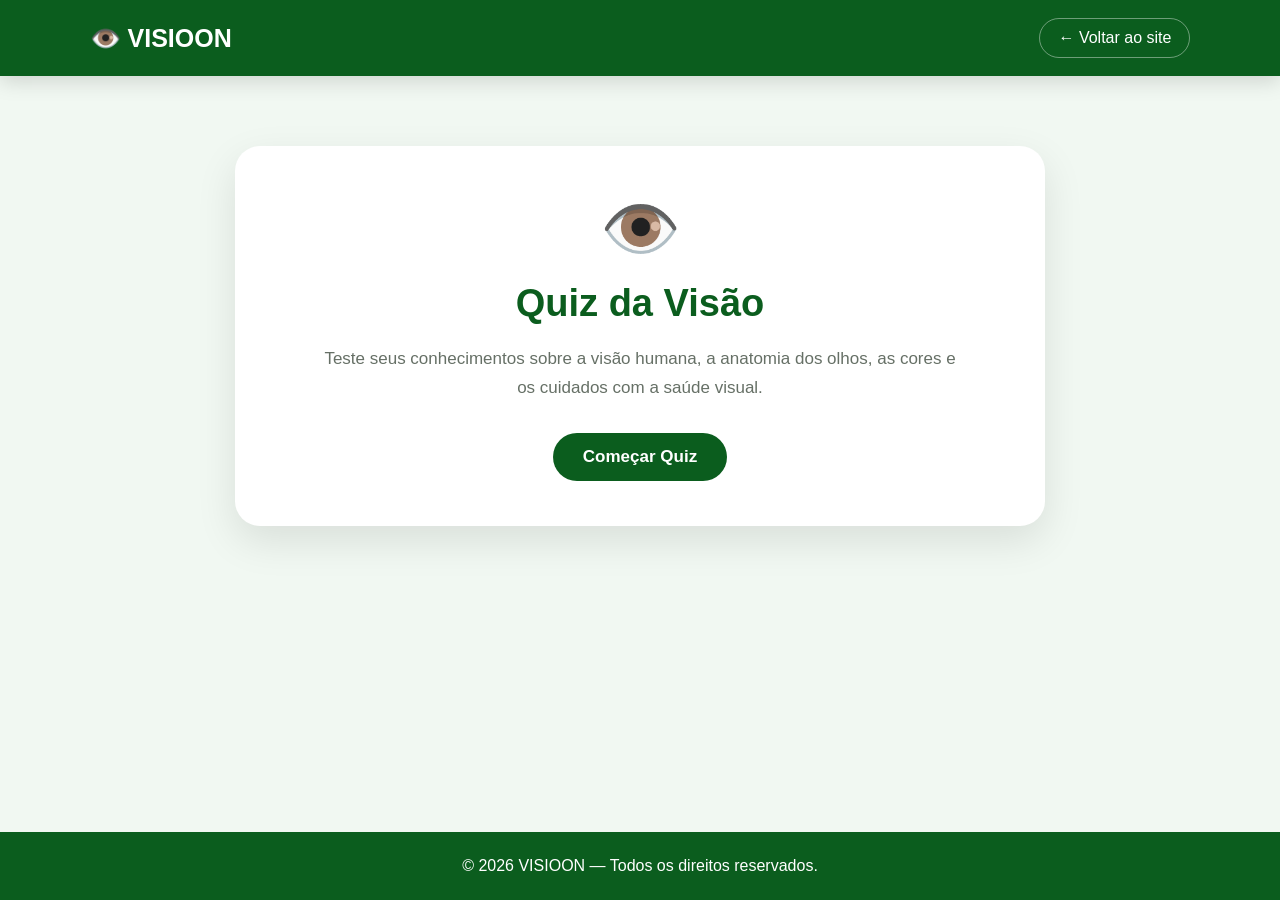
<file: quizz.html>
<!DOCTYPE html>
<html lang="pt-BR">

<head>
    <meta charset="UTF-8">
    <meta name="viewport" content="width=device-width, initial-scale=1.0">

    <title>Quiz | VISIOON</title>

    <link rel="stylesheet" href="quizz.css">
</head>

<body>

    <!-- CABEÇALHO -->

    <header class="cabecalho">

        <a href="index.html" class="logo">
            👁️ VISIOON
        </a>

        <a href="index.html" class="voltar">
            ← Voltar ao site
        </a>

    </header>


    <!-- QUIZ -->

    <main class="quiz">

        <!-- TELA INICIAL -->

        <section id="inicioQuiz" class="tela">

            <div class="icone">
                👁️
            </div>

            <h1>Quiz da Visão</h1>

            <p>
                Teste seus conhecimentos sobre a visão humana,
                a anatomia dos olhos, as cores e os cuidados
                com a saúde visual.
            </p>

            <button id="btnComecar" class="botao">
                Começar Quiz
            </button>

        </section>


        <!-- ÁREA DAS PERGUNTAS -->

        <section id="areaQuiz" class="tela escondido">

            <div class="informacoes">

                <span id="numeroPergunta">
                    Pergunta 1 de 10
                </span>

                <span id="pontuacao">
                    Pontos: 0
                </span>

            </div>


            <!-- BARRA DE PROGRESSO -->

            <div class="barra">
                <div id="progresso"></div>
            </div>


            <!-- PERGUNTA -->

            <h2 id="pergunta">
                Pergunta
            </h2>


            <!-- ALTERNATIVAS -->

            <div id="alternativas" class="alternativas">

                <button class="alternativa">
                    Alternativa 1
                </button>

                <button class="alternativa">
                    Alternativa 2
                </button>

                <button class="alternativa">
                    Alternativa 3
                </button>

                <button class="alternativa">
                    Alternativa 4
                </button>

            </div>


            <!-- BOTÃO PRÓXIMA -->

            <button id="btnProxima" class="botao" disabled>
                Próxima pergunta →
            </button>

        </section>


        <!-- RESULTADO -->

        <section id="resultado" class="tela escondido">

            <div class="icone">
                🏆
            </div>

            <h1>Quiz concluído!</h1>

            <p>
                Você terminou o Quiz da Visão.
            </p>

            <div class="resultado">

                <span>Você acertou:</span>

                <strong id="pontuacaoFinal">
                    0 / 10
                </strong>

            </div>

            <p id="mensagemResultado">
                Muito bem!
            </p>

            <button id="btnReiniciar" class="botao">
                🔄 Jogar novamente
            </button>

        </section>

    </main>


    <!-- RODAPÉ -->

    <footer>

        <p>
            © 2026 VISIOON — Todos os direitos reservados.
        </p>

    </footer>


    <script src="quizz.js"></script>

</body>

</html>
</file>
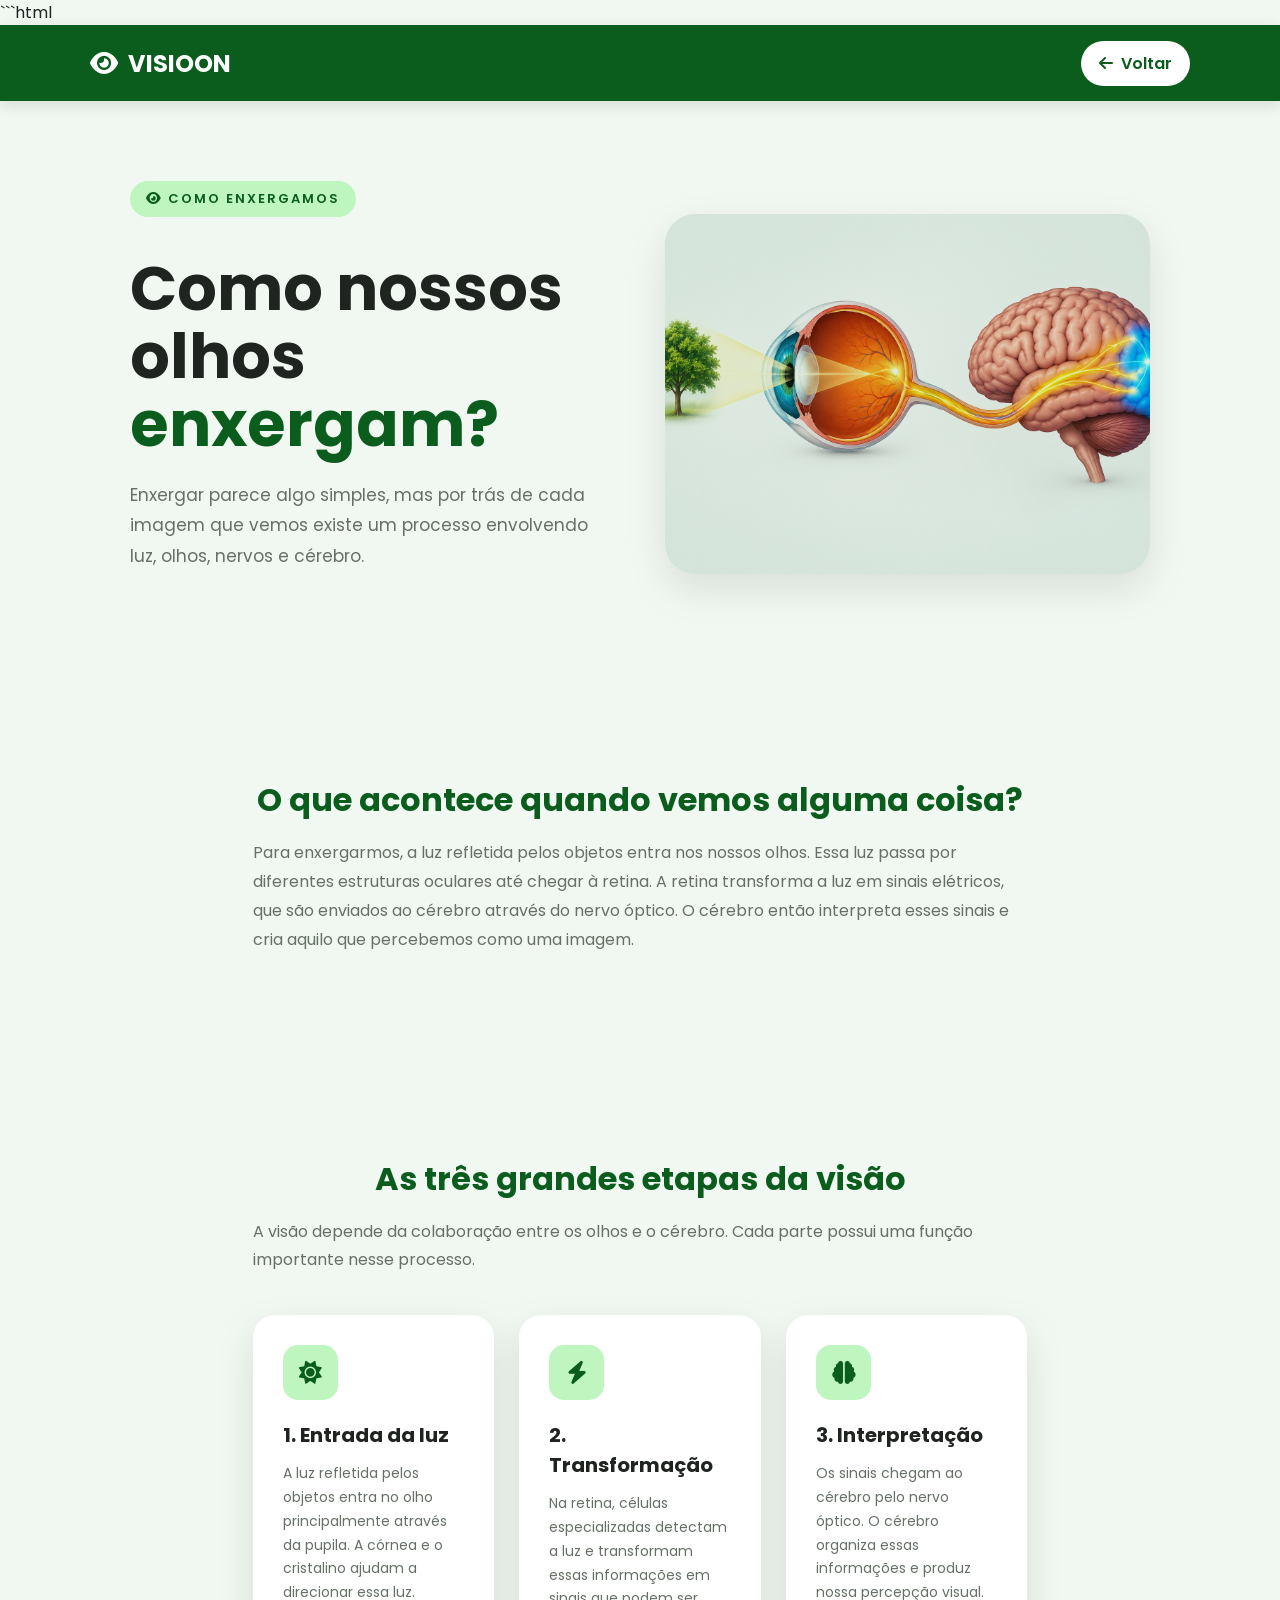
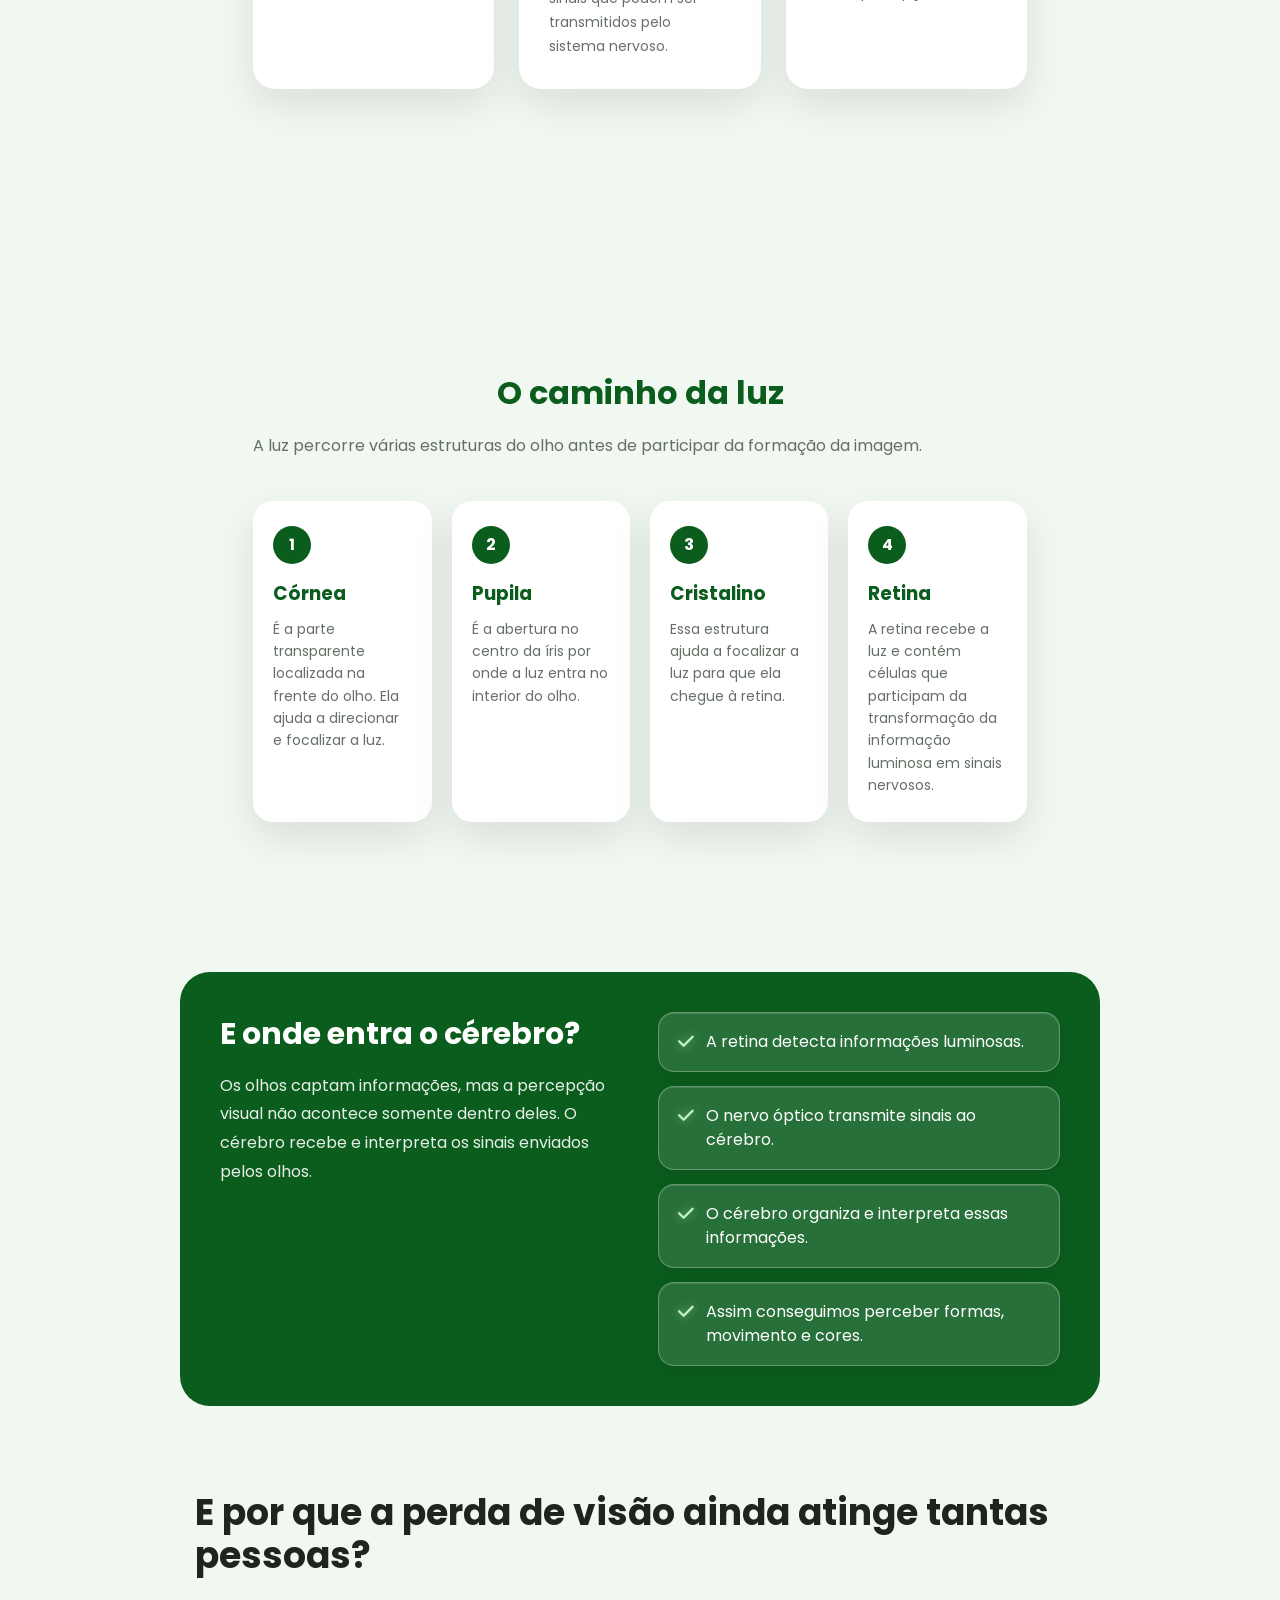
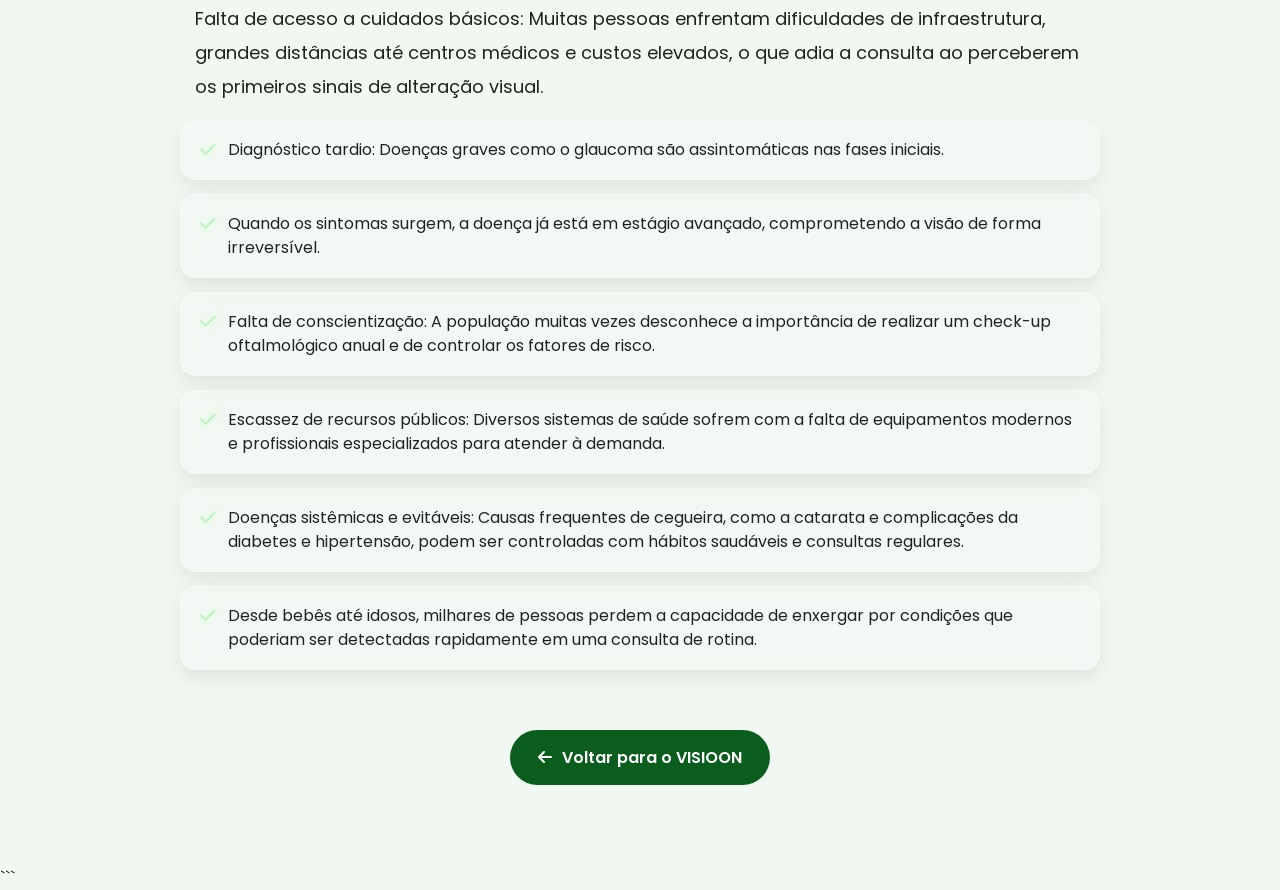
<file: visao.html>
```html
<!DOCTYPE html>
<html lang="pt-BR">
<head>
    <meta charset="UTF-8">
    <meta name="viewport" content="width=device-width, initial-scale=1.0">

    <title>Como Enxergamos | VISIOON</title>

    <!-- Fonte -->
    <link rel="preconnect" href="https://fonts.googleapis.com">
    <link rel="preconnect" href="https://fonts.gstatic.com" crossorigin>
    <link href="https://fonts.googleapis.com/css2?family=Poppins:wght@300;400;500;600;700&display=swap" rel="stylesheet">

    <!-- Font Awesome -->
    <link rel="stylesheet" href="https://cdnjs.cloudflare.com/ajax/libs/font-awesome/6.5.2/css/all.min.css">

    <!-- CSS principal -->
    <link rel="stylesheet" href="style.css">

    <style>
        /* =========================================
           PÁGINA - COMO ENXERGAMOS
        ========================================= */

        .paginaVisao {
            min-height: 100vh;
            background: var(--fundo);
        }

        /* Cabeçalho */
        .cabecalhoPagina {
            position: sticky;
            top: 0;
            z-index: 1000;

            display: flex;
            align-items: center;
            justify-content: space-between;

            padding: 15px 7%;

            background: var(--verde);
            box-shadow: 0 4px 15px rgba(0, 0, 0, .12);
        }

        .logoPagina {
            display: flex;
            align-items: center;
            gap: 10px;

            color: white;
            text-decoration: none;
            font-size: 24px;
            font-weight: 700;
        }

        .logoPagina i {
            font-size: 25px;
        }

        .voltarInicio {
            display: inline-flex;
            align-items: center;
            gap: 8px;

            padding: 10px 18px;

            border-radius: 30px;

            background: white;
            color: var(--verde);

            text-decoration: none;
            font-weight: 600;

            transition: .3s;
        }

        .voltarInicio:hover {
            transform: translateY(-2px);
            background: var(--verde-neon);
        }

        /* Hero */
        .heroVisao {
            max-width: 1200px;
            margin: auto;
            padding: 80px 7% 60px;

            display: grid;
            grid-template-columns: 1fr 1fr;
            align-items: center;
            gap: 50px;
        }

        .heroTexto .tag {
            display: inline-block;

            padding: 8px 16px;
            margin-bottom: 20px;

            border-radius: 30px;

            background: var(--verde-neon);
            color: var(--verde);

            font-size: 13px;
            font-weight: 600;
        }

        .heroTexto h1 {
            margin-bottom: 20px;

            color: var(--texto);
            font-size: clamp(38px, 5vw, 62px);
            line-height: 1.1;
        }

        .heroTexto h1 span {
            color: var(--verde);
        }

        .heroTexto p {
            color: var(--cinza);
            line-height: 1.8;
            font-size: 17px;
        }

        .imagemVisao {
            min-height: 360px;

            border-radius: 30px;

            background-image:
                linear-gradient(
                    rgba(11, 93, 30, .12),
                    rgba(11, 93, 30, .12)
                ),
                url("imagens/imagem_cerebro_e_visão_2.png");

            background-size: cover;
            background-position: center;

            box-shadow: var(--sombra);
        }

        /* Conteúdo */
        .conteudoVisao {
            max-width: 1100px;
            margin: auto;
            padding: 30px 7% 80px;
        }

        .tituloSecao {
            margin-bottom: 15px;

            color: var(--verde);
            font-size: 32px;
        }

        .textoSecao {
            margin-bottom: 40px;

            color: var(--cinza);
            line-height: 1.8;
        }

        /* Cards */
        .cardsVisao {
            display: grid;
            grid-template-columns: repeat(3, 1fr);
            gap: 25px;

            margin: 30px 0 70px;
        }

        .cardVisao {
            padding: 30px;

            background: var(--branco);
            border-radius: 22px;

            box-shadow: var(--sombra);

            transition: .3s;
        }

        .cardVisao:hover {
            transform: translateY(-7px);
        }

        .iconeVisao {
            width: 55px;
            height: 55px;

            display: flex;
            align-items: center;
            justify-content: center;

            margin-bottom: 20px;

            border-radius: 15px;

            background: var(--verde-neon);
            color: var(--verde);

            font-size: 23px;
        }

        .cardVisao h3 {
            margin-bottom: 12px;

            color: var(--texto);
            font-size: 20px;
        }

        .cardVisao p {
            color: var(--cinza);
            line-height: 1.7;
            font-size: 14px;
        }

        /* Caminho da luz */
        .caminhoLuz {
            margin: 50px 0 70px;
        }

        .etapasLuz {
            display: grid;
            grid-template-columns: repeat(4, 1fr);
            gap: 20px;
        }

        .etapa {
            position: relative;

            padding: 25px 20px;

            background: var(--branco);
            border-radius: 20px;

            box-shadow: var(--sombra);
        }

        .numeroEtapa {
            display: inline-flex;
            align-items: center;
            justify-content: center;

            width: 38px;
            height: 38px;

            margin-bottom: 15px;

            border-radius: 50%;

            background: var(--verde);
            color: white;

            font-weight: 700;
        }

        .etapa h3 {
            margin-bottom: 10px;
            color: var(--verde);
        }

        .etapa p {
            color: var(--cinza);
            font-size: 14px;
            line-height: 1.6;
        }

        /* Destaque */
        .destaqueVisao {
            display: grid;
            grid-template-columns: 1fr 1fr;
            gap: 35px;

            margin: 70px 0;

            padding: 40px;

            border-radius: 30px;

            background: var(--verde);
            color: white;
        }

        .destaqueVisao h2 {
            margin-bottom: 15px;
            font-size: 30px;
        }

        .destaqueVisao p {
            line-height: 1.8;
            opacity: .9;
        }

        .textoPerdaVisao {
    padding: 15px;
    display: flex;
    flex-direction: column;
    justify-content: center;
}

.textoPerdaVisao h2 {
    font-size: 36px;
    line-height: 1.2;
    margin-bottom: 25px;
}

.textoPerdaVisao p {
    font-size: 18px;
    line-height: 1.9;
}
        /* =========================================
   CHECKLIST COM EFEITO GLASSMORPHISM
========================================= */

.listaDestaque {
    list-style: none;
    padding: 0;
    margin: 0;

    display: flex;
    flex-direction: column;
    gap: 14px;
}

.listaDestaque li {
    display: flex;
    align-items: flex-start;
    gap: 12px;

    padding: 17px 19px;
    margin: 0;

    /* Efeito de vidro */
    background: rgba(255, 255, 255, 0.12);

    backdrop-filter: blur(10px);
    -webkit-backdrop-filter: blur(10px);

    /* Borda do vidro */
    border: 1px solid rgba(255, 255, 255, 0.28);

    border-radius: 16px;

    /* Sombra suave */
    box-shadow:
        0 8px 20px rgba(0, 0, 0, 0.08),
        inset 0 1px 1px rgba(255, 255, 255, 0.15);

    line-height: 1.5;

    transition: all 0.3s ease;
}

/* Efeito quando passar o mouse */
.listaDestaque li:hover {
    background: rgba(255, 255, 255, 0.20);

    border-color: rgba(255, 255, 255, 0.45);

    transform: translateX(6px);

    box-shadow:
        0 10px 25px rgba(0, 0, 0, 0.12),
        inset 0 1px 2px rgba(255, 255, 255, 0.20);
}

/* Ícone de check */
.listaDestaque i {
    color: var(--verde-neon);

    font-size: 18px;

    margin-top: 3px;

    flex-shrink: 0;

    /* Pequeno brilho */
    text-shadow: 0 0 8px rgba(191, 245, 191, 0.5);
}

        /* Bloco editável */
        .blocoEditavel {
            padding: 35px;
            margin-top: 50px;

            border: 2px dashed var(--verde-claro);
            border-radius: 25px;

            background: rgba(22, 141, 57, .05);
        }

        .blocoEditavel h2 {
            color: var(--verde);
            margin-bottom: 15px;
        }

        .blocoEditavel p {
            color: var(--cinza);
            line-height: 1.8;
        }

        /* Botão voltar */
        .areaVoltar {
            text-align: center;
            margin-top: 60px;
        }

        .botaoVoltar {
            display: inline-flex;
            align-items: center;
            gap: 10px;

            padding: 15px 28px;

            border-radius: 40px;

            background: var(--verde);
            color: white;

            text-decoration: none;
            font-weight: 600;

            transition: .3s;
        }

        .botaoVoltar:hover {
            background: var(--verde-claro);
            transform: translateY(-3px);
        }

        /* Dark Mode */
        .dark .paginaVisao {
            background: #101410;
        }

        .dark .cardVisao,
        .dark .etapa {
            background: #1d211d;
        }

        .dark .cardVisao h3,
        .dark .heroTexto h1 {
            color: #eeeeee;
        }

        .dark .cardVisao p,
        .dark .etapa p,
        .dark .textoSecao,
        .dark .heroTexto p,
        .dark .blocoEditavel p {
            color: #c1c1c1;
        }

        /* Responsividade */
        @media (max-width: 900px) {
            .heroVisao {
                grid-template-columns: 1fr;
            }

            .cardsVisao {
                grid-template-columns: 1fr 1fr;
            }

            .etapasLuz {
                grid-template-columns: 1fr 1fr;
            }

            .destaqueVisao {
                grid-template-columns: 1fr;
            }
        }

        @media (max-width: 600px) {
            .cabecalhoPagina {
                padding: 13px 5%;
            }

            .logoPagina {
                font-size: 20px;
            }

            .voltarInicio {
                padding: 8px 13px;
                font-size: 13px;
            }

            .heroVisao {
                padding: 55px 6% 40px;
            }

            .imagemVisao {
                min-height: 260px;
            }

            .conteudoVisao {
                padding: 20px 6% 60px;
            }

            .cardsVisao,
            .etapasLuz {
                grid-template-columns: 1fr;
            }

            .destaqueVisao {
                padding: 28px;
            }
        }
    </style>
</head>

<body>

    <div class="paginaVisao">

        <!-- =========================================
             CABEÇALHO
        ========================================== -->

        <header class="cabecalhoPagina">

            <a href="index.html" class="logoPagina">
                <i class="fa-solid fa-eye"></i>
                VISIOON
            </a>

            <a href="index.html" class="voltarInicio">
                <i class="fa-solid fa-arrow-left"></i>
                Voltar
            </a>

        </header>


        <!-- =========================================
             HERO
        ========================================== -->

        <section class="heroVisao">

            <div class="heroTexto">

                <span class="tag">
                    <i class="fa-solid fa-eye"></i>
                    COMO ENXERGAMOS
                </span>

                <h1>
                    Como nossos olhos
                    <span>enxergam?</span>
                </h1>

                <p>
                    Enxergar parece algo simples, mas por trás de cada imagem
                    que vemos existe um processo envolvendo luz, olhos,
                    nervos e cérebro.
                </p>

            </div>

            <div class="imagemVisao"></div>

        </section>


        <!-- =========================================
             CONTEÚDO PRINCIPAL
        ========================================== -->

        <main class="conteudoVisao">

            <section>

                <h2 class="tituloSecao">
                    O que acontece quando vemos alguma coisa?
                </h2>

                <p class="textoSecao">
                    Para enxergarmos, a luz refletida pelos objetos entra nos
                    nossos olhos. Essa luz passa por diferentes estruturas
                    oculares até chegar à retina. A retina transforma a luz
                    em sinais elétricos, que são enviados ao cérebro através
                    do nervo óptico. O cérebro então interpreta esses sinais
                    e cria aquilo que percebemos como uma imagem.
                </p>

            </section>


            <!-- =========================================
                 TRÊS PRINCIPAIS ETAPAS
            ========================================== -->

            <section>

                <h2 class="tituloSecao">
                    As três grandes etapas da visão
                </h2>

                <p class="textoSecao">
                    A visão depende da colaboração entre os olhos e o cérebro.
                    Cada parte possui uma função importante nesse processo.
                </p>

                <div class="cardsVisao">

                    <article class="cardVisao">

                        <div class="iconeVisao">
                            <i class="fa-solid fa-sun"></i>
                        </div>

                        <h3>1. Entrada da luz</h3>

                        <p>
                            A luz refletida pelos objetos entra no olho
                            principalmente através da pupila. A córnea e o
                            cristalino ajudam a direcionar essa luz.
                        </p>

                    </article>


                    <article class="cardVisao">

                        <div class="iconeVisao">
                            <i class="fa-solid fa-bolt"></i>
                        </div>

                        <h3>2. Transformação</h3>

                        <p>
                            Na retina, células especializadas detectam a luz
                            e transformam essas informações em sinais que
                            podem ser transmitidos pelo sistema nervoso.
                        </p>

                    </article>


                    <article class="cardVisao">

                        <div class="iconeVisao">
                            <i class="fa-solid fa-brain"></i>
                        </div>

                        <h3>3. Interpretação</h3>

                        <p>
                            Os sinais chegam ao cérebro pelo nervo óptico.
                            O cérebro organiza essas informações e produz
                            nossa percepção visual.
                        </p>

                    </article>

                </div>

            </section>


            <!-- =========================================
                 CAMINHO DA LUZ
            ========================================== -->

            <section class="caminhoLuz">

                <h2 class="tituloSecao">
                    O caminho da luz
                </h2>

                <p class="textoSecao">
                    A luz percorre várias estruturas do olho antes de
                    participar da formação da imagem.
                </p>

                <div class="etapasLuz">

                    <article class="etapa">

                        <span class="numeroEtapa">1</span>

                        <h3>Córnea</h3>

                        <p>
                            É a parte transparente localizada na frente do
                            olho. Ela ajuda a direcionar e focalizar a luz.
                        </p>

                    </article>


                    <article class="etapa">

                        <span class="numeroEtapa">2</span>

                        <h3>Pupila</h3>

                        <p>
                            É a abertura no centro da íris por onde a luz
                            entra no interior do olho.
                        </p>

                    </article>


                    <article class="etapa">

                        <span class="numeroEtapa">3</span>

                        <h3>Cristalino</h3>

                        <p>
                            Essa estrutura ajuda a focalizar a luz para que
                            ela chegue à retina.
                        </p>

                    </article>


                    <article class="etapa">

                        <span class="numeroEtapa">4</span>

                        <h3>Retina</h3>

                        <p>
                            A retina recebe a luz e contém células que
                            participam da transformação da informação
                            luminosa em sinais nervosos.
                        </p>

                    </article>

                </div>

            </section>


            <!-- =========================================
                 DESTAQUE
            ========================================== -->

            <section class="destaqueVisao">

                <div>

                    <h2>
                        E onde entra o cérebro?
                    </h2>

                    <p>
                        Os olhos captam informações, mas a percepção visual
                        não acontece somente dentro deles. O cérebro recebe
                        e interpreta os sinais enviados pelos olhos.
                    </p>

                </div>


                <ul class="listaDestaque">

                    <li>
                        <i class="fa-solid fa-check"></i>
                        <span>A retina detecta informações luminosas.</span>
                    </li>

                    <li>
                        <i class="fa-solid fa-check"></i>
                        <span>O nervo óptico transmite sinais ao cérebro.</span>
                    </li>

                    <li>
                        <i class="fa-solid fa-check"></i>
                        <span>O cérebro organiza e interpreta essas informações.</span>
                    </li>

                    <li>
                        <i class="fa-solid fa-check"></i>
                        <span>Assim conseguimos perceber formas, movimento e cores.</span>
                    </li>

                </ul>

            </section>


            <!-- =========================================
                 ÁREA PARA ADICIONAR INFORMAÇÕES
            ========================================== -->

         <!-- =========================================
     ÁREA PARA ADICIONAR INFORMAÇÕES
========================================= -->

<div class="textoPerdaVisao">

    <h2>
        E por que a perda de visão ainda atinge tantas pessoas?
    </h2>

    <p>
        Falta de acesso a cuidados básicos: Muitas pessoas enfrentam
        dificuldades de infraestrutura, grandes distâncias até centros
        médicos e custos elevados, o que adia a consulta ao perceberem
        os primeiros sinais de alteração visual.
    </p>

</div>


    <ul class="listaDestaque">

        <li>
            <i class="fa-solid fa-check"></i>

            <span>
                Diagnóstico tardio: Doenças graves como o glaucoma são
                assintomáticas nas fases iniciais.
            </span>
        </li>


        <li>
            <i class="fa-solid fa-check"></i>

            <span>
                Quando os sintomas surgem, a doença já está em estágio
                avançado, comprometendo a visão de forma irreversível.
            </span>
        </li>


        <li>
            <i class="fa-solid fa-check"></i>

            <span>
                Falta de conscientização: A população muitas vezes desconhece
                a importância de realizar um check-up oftalmológico anual e de
                controlar os fatores de risco.
            </span>
        </li>


        <li>
            <i class="fa-solid fa-check"></i>

            <span>
                Escassez de recursos públicos: Diversos sistemas de saúde
                sofrem com a falta de equipamentos modernos e profissionais
                especializados para atender à demanda.
            </span>
        </li>


        <li>
            <i class="fa-solid fa-check"></i>

            <span>
                Doenças sistêmicas e evitáveis: Causas frequentes de cegueira,
                como a catarata e complicações da diabetes e hipertensão,
                podem ser controladas com hábitos saudáveis e consultas
                regulares.
            </span>
        </li>


        <li>
            <i class="fa-solid fa-check"></i>

            <span>
                Desde bebês até idosos, milhares de pessoas perdem a capacidade
                de enxergar por condições que poderiam ser detectadas
                rapidamente em uma consulta de rotina.
            </span>
        </li>

    </ul>

</section>

            <!-- =========================================
                 BOTÃO VOLTAR
            ========================================== -->

            <div class="areaVoltar">

                <a href="index.html" class="botaoVoltar">
                    <i class="fa-solid fa-arrow-left"></i>
                    Voltar para o VISIOON
                </a>

            </div>

        </main>

    </div>


    <!-- =========================================
         JAVASCRIPT
    ========================================== -->

    <script>

        /*
         * Mantém o modo escuro da página inicial.
         * Se o usuário ativou o modo escuro no index.html,
         * esta página também poderá utilizá-lo.
         */

        const modoEscuro = localStorage.getItem("modoEscuro");

        if (modoEscuro === "true") {
            document.body.classList.add("dark");
        }

    </script>

</body>
</html>
```
</file>
<file: style.css>
:root {
    /* ==================== CORES ==================== */

    --verde: #0b5d1e;
    --verde-claro: #168d39;
    --verde-neon: #bff5bf;

    --fundo: #f1f8f2;
    --branco: #ffffff;

    --texto: #202420;
    --cinza: #667066;

    --sombra: 0 15px 40px rgba(0, 0, 0, 0.10);


    /* ==================== IMAGENS ==================== */

    --imagem-hero: url("imagens/imagem_grande_da_pagina_inicial.jpg");
    --imagem-olho: url("imagens/images(1).jpeg");
    --imagem-cores: url("imagens/images(2).jpeg");
    --imagem-cerebro: url("imagens/images(3).jpeg");
}


/* =========================================================
   RESET
========================================================= */

* {
    margin: 0;
    padding: 0;
    box-sizing: border-box;
    scroll-behavior: smooth;
}

html {
    scroll-behavior: smooth;
}

body {
    font-family: Poppins, sans-serif;
    background: var(--fundo);
    color: var(--texto);
    overflow-x: hidden;
    transition: 0.3s;
}

button,
input {
    font: inherit;
}

button {
    cursor: pointer;
}

a {
    text-decoration: none;
    color: inherit;
}


/* =========================================================
   HEADER
========================================================= */

header {
    position: fixed;
    top: 0;
    left: 0;

    width: 100%;
    min-height: 76px;

    display: flex;
    align-items: center;
    justify-content: space-between;

    padding: 0 7%;

    background: var(--verde);
    color: #fff;

    z-index: 1000;

    box-shadow: 0 5px 20px rgba(0, 0, 0, 0.15);
}


/* LOGO */

.logo {
    display: flex;
    align-items: center;
    gap: 10px;

    font-size: 25px;
    font-weight: 700;
}

.logo img,
.footerLogo img {
    object-fit: cover;
    background: #fff;
    border-radius: 50%;
    padding: 4px;
}

.logo img {
    width: 48px;
    height: 48px;
}


/* MENU */

nav {
    display: flex;
    gap: 28px;
}

nav a {
    color: #fff;
    font-size: 15px;
    transition: 0.3s;
}

nav a:hover {
    color: var(--verde-neon);
}


/* =========================================================
   MODO ESCURO - BOTÃO
========================================================= */

#modoEscuro {
    width: 42px;
    height: 42px;

    border: 0;
    border-radius: 50%;

    background: #ffffff;
    color: var(--verde);

    transition: 0.3s;
}

#modoEscuro:hover {
    transform: rotate(20deg);
}


/* =========================================================
   HERO
========================================================= */

.hero {
    min-height: 100vh;

    padding: 130px 8% 70px;

    display: grid;
    grid-template-columns: 1fr 1fr;

    align-items: center;
    gap: 60px;
}

.heroTexto {
    animation: aparecer 0.8s ease;
}


/* TAGS */

.tag,
.tituloSecao span,
.proximaPagina span {
    color: var(--verde-claro);

    font-size: 13px;
    font-weight: 700;

    letter-spacing: 2px;
}


/* TÍTULO */

.heroTexto h1 {
    max-width: 650px;

    margin: 18px 0;

    color: var(--verde);

    font-size: clamp(40px, 5vw, 65px);
    line-height: 1.08;
}

.heroTexto p {
    max-width: 600px;

    margin-bottom: 35px;

    color: var(--cinza);

    font-size: 18px;
    line-height: 1.8;
}


/* =========================================================
   BOTÕES GERAIS
========================================================= */

.botao {
    display: inline-block;

    padding: 15px 30px;

    border: 0;
    border-radius: 40px;

    background: var(--verde);
    color: #fff;

    font-weight: 600;

    transition: 0.3s;
}

.botao:hover {
    background: var(--verde-claro);
    transform: translateY(-3px);
}


/* =========================================================
   IMAGEM DO HERO
========================================================= */

.heroImagem {
    min-height: 480px;

    background:
        linear-gradient(
            rgba(11, 93, 30, 0.05),
            rgba(11, 93, 30, 0.05)
        ),
        var(--imagem-hero) center/cover;

    border-radius: 30px;

    box-shadow: var(--sombra);

    animation:
        aparecer 0.8s ease 0.15s both;
}


/* =========================================================
   SEÇÕES
========================================================= */

section {
    padding: 80px 8%;
}

.tituloSecao {
    text-align: center;
    margin-bottom: 45px;
}

.tituloSecao h2 {
    margin: 8px 0;

    color: var(--verde);

    font-size: clamp(30px, 4vw, 44px);
}

.tituloSecao p {
    color: var(--cinza);
}


/* =========================================================
   PESQUISA
========================================================= */

.pesquisa {
    position: relative;
    padding: 20px 8% 60px;
}


/* BARRA */

.barraPesquisa {
    max-width: 800px;

    margin: auto;

    display: flex;

    background: #fff;

    border-radius: 50px;

    box-shadow: var(--sombra);

    overflow: hidden;
}

.barraPesquisa input {
    flex: 1;

    padding: 17px 25px;

    border: 0;
    outline: 0;

    background: transparent;
    color: var(--texto);
}

.barraPesquisa button {
    width: 65px;

    border: 0;

    background: var(--verde);
    color: #fff;

    transition: 0.3s;
}

.barraPesquisa button:hover {
    background: var(--verde-claro);
}


/* =========================================================
   RESULTADOS DA PESQUISA
========================================================= */

.resultadosPesquisa {
    max-width: 800px;

    margin: 15px auto 0;

    display: none;
    flex-direction: column;

    gap: 10px;
}

.resultadosPesquisa.ativo {
    display: flex;
}

.resultadoPesquisa {
    display: block;

    padding: 18px 22px;

    background: #ffffff;
    color: var(--texto);

    border-radius: 15px;

    box-shadow: var(--sombra);

    transition: 0.3s;
}

.resultadoPesquisa:hover {
    transform: translateY(-3px);
    background: #effbef;
}

.resultadoPesquisa h3 {
    margin-bottom: 5px;

    color: var(--verde);

    font-size: 18px;
}

.resultadoPesquisa p {
    color: var(--cinza);

    font-size: 14px;
    line-height: 1.5;
}


/* =========================================================
   EXPLORAR
========================================================= */

.botoes {
    max-width: 900px;

    margin: auto;

    display: flex;

    justify-content: center;
    flex-wrap: wrap;

    gap: 15px;
}

.botaoTema {
    padding: 15px 25px;

    border: 0;
    border-radius: 40px;

    background: #fff;
    color: var(--texto);

    box-shadow: var(--sombra);

    transition: 0.3s;
}

.botaoTema:hover {
    background: var(--verde);
    color: #fff;

    transform: translateY(-4px);
}


/* =========================================================
   CURIOSIDADES / CARDS
========================================================= */

.cards {
    display: grid;

    grid-template-columns: repeat(3, 1fr);

    gap: 25px;
}

.card {
    overflow: hidden;

    background: #fff;

    border-radius: 20px;

    box-shadow: var(--sombra);

    transition: 0.3s;
}

.card:hover {
    transform: translateY(-8px);
}

/* =========================================================
   IMAGENS DAS CURIOSIDADES
========================================================= */

.imagemCard {
    width: 90%;
    height: 200px;

    object-fit: cover;
    object-position: center;

    display: block;

    border-radius: 0;
}

/* CONTEÚDO */

.cardConteudo {
    padding: 25px;
}

.card h3 {
    margin-bottom: 10px;

    color: var(--verde);

    font-size: 22px;
}

.card p {
    min-height: 75px;

    margin-bottom: 20px;

    color: var(--cinza);

    line-height: 1.6;
}


/* BOTÃO DOS CARDS */

.card button {
    display: inline-block;

    padding: 13px 25px;

    border: 0;
    border-radius: 30px;

    background: var(--verde);
    color: #fff;

    transition: 0.3s;
}

.card button:hover,
.cardButton:hover {
    background: var(--verde-claro) !important;
    transform: translateY(-2px);
}


/* =========================================================
   BOTÃO GERAR CURIOSIDADES
========================================================= */

.gerarCuriosidades {
    display: flex;

    justify-content: center;

    margin-top: 35px;
}

.botaoGerar {
    padding: 15px 28px;

    border: 0;
    border-radius: 40px;

    background: var(--verde);
    color: #fff;

    font-weight: 600;

    transition: 0.3s;
}

.botaoGerar:hover {
    background: var(--verde-claro);
    transform: translateY(-3px);
}


/* =========================================================
   ÁREA DO QUIZ
========================================================= */

.proximaPagina {
    max-width: 1100px;

    margin: 60px auto;

    display: flex;

    justify-content: space-between;
    align-items: center;

    gap: 40px;

    padding: 60px 8%;

    background:
        linear-gradient(
            135deg,
            var(--verde),
            var(--verde-claro)
        );

    color: #fff;

    border-radius: 25px;
}

.proximaPagina h2 {
    margin: 10px 0;

    font-size: 35px;
}

.proximaPagina p {
    max-width: 650px;

    line-height: 1.7;
}


/* BOTÃO BRANCO */

.botaoBranco {
    flex-shrink: 0;

    background: #fff;
    color: var(--verde);
}

.botaoBranco:hover {
    background: #eaffea;
}


/* =========================================================
   FOOTER
========================================================= */

footer {
    padding: 55px 20px;

    text-align: center;

    background: var(--verde);
    color: #fff;
}


/* LOGO DO FOOTER */

.footerLogo {
    display: flex;

    justify-content: center;
    align-items: center;

    gap: 10px;

    margin-bottom: 15px;

    font-size: 28px;
}

.footerLogo img {
    width: 55px;
    height: 55px;
}


/* TEXTOS */

footer p {
    margin: 12px 0;
}

footer h3 {
    margin: 25px 0;

    font-weight: 400;
}


/* =========================================================
   REDES SOCIAIS
========================================================= */

.redesSociais {
    display: flex;

    justify-content: center;

    gap: 12px;

    margin: 25px 0;
}

.redesSociais a {
    width: 45px;
    height: 45px;

    display: grid;
    place-items: center;

    border-radius: 50%;

    background: #fff;
    color: var(--verde);

    transition: 0.3s;
}

.redesSociais a:hover {
    transform: translateY(-4px);

    background: var(--verde-neon);
}


/* =========================================================
   VOLTAR AO TOPO
========================================================= */

#topo {
    position: fixed;

    right: 25px;
    bottom: 25px;

    display: none;

    width: 50px;
    height: 50px;

    border: 0;
    border-radius: 50%;

    background: var(--verde);
    color: #fff;

    box-shadow: var(--sombra);

    z-index: 900;

    transition: 0.3s;
}

#topo:hover {
    background: var(--verde-claro);

    transform: translateY(-4px);
}


/* =========================================================
   MODO ESCURO
========================================================= */

.dark {
    --fundo: #101410;
    --texto: #f1f1f1;
    --cinza: #c1c1c1;
    --branco: #1d211d;
}


/* FUNDOS */

.dark .barraPesquisa,
.dark .resultadoPesquisa,
.dark .card,
.dark .botaoTema {
    background: #1d211d;
}


/* TEXTOS */

.dark .botaoTema {
    color: #f1f1f1;
}

.dark .barraPesquisa input {
    color: #fff;
}

.dark .heroTexto h1,
.dark .tituloSecao h2,
.dark .card h3,
.dark .resultadoPesquisa h3 {
    color: #55c96c;
}


/* HOVER DA PESQUISA */

.dark .resultadoPesquisa:hover {
    background: #253525;
}


/* =========================================================
   ANIMAÇÕES
========================================================= */

@keyframes aparecer {

    from {
        opacity: 0;
        transform: translateY(25px);
    }

    to {
        opacity: 1;
        transform: translateY(0);
    }

}


/* =========================================================
   TABLET
========================================================= */

@media (max-width: 900px) {

    /* HEADER */

    header {
        padding: 0 4%;
    }

    nav {
        gap: 15px;
    }


    /* HERO */

    .hero {
        grid-template-columns: 1fr;

        padding-top: 120px;

        text-align: center;
    }

    .heroTexto p {
        margin-left: auto;
        margin-right: auto;
    }

    .heroImagem {
        min-height: 350px;
    }


    /* CARDS */

    .cards {
        grid-template-columns: 1fr 1fr;
    }


    /* QUIZ */

    .proximaPagina {
        flex-direction: column;

        text-align: center;
    }
}


/* =========================================================
   CELULAR
========================================================= */

@media (max-width: 600px) {

    /* HEADER */

    header {
        height: auto;

        min-height: 70px;

        flex-wrap: wrap;

        gap: 10px;

        padding: 12px 20px;
    }

    .logo {
        font-size: 20px;
    }

    .logo img {
        width: 40px;
        height: 40px;
    }


    /* MENU */

    nav {
        order: 3;

        width: 100%;

        justify-content: center;

        padding-bottom: 5px;
    }

    nav a {
        font-size: 12px;
    }


    /* HERO */

    .hero {
        padding-top: 150px;
    }

    .heroImagem {
        min-height: 280px;
    }


    /* SEÇÕES */

    section {
        padding: 60px 6%;
    }


    /* CARDS */

    .cards {
        grid-template-columns: 1fr;
    }


    /* QUIZ */

    .proximaPagina {
        margin-left: 5%;
        margin-right: 5%;
    }

    .proximaPagina h2 {
        font-size: 28px;
    }


    /* TÍTULOS */

    .tituloSecao h2 {
        font-size: 30px;
    }


    /* VOLTAR AO TOPO */

    #topo {
        right: 15px;
        bottom: 15px;
    }
}
</file>
<file: quizz.css>
/* ========================================
   CONFIGURAÇÕES GERAIS
======================================== */

* {
    margin: 0;
    padding: 0;
    box-sizing: border-box;
}

html {
    scroll-behavior: smooth;
}

body {
    font-family: Arial, sans-serif;
    background: #f1f8f2;
    color: #202420;
    min-height: 100vh;

    display: flex;
    flex-direction: column;

    transition: 0.3s;
}


/* ========================================
   CABEÇALHO
======================================== */

.cabecalho {
    width: 100%;
    padding: 18px 7%;

    background: #0b5d1e;

    display: flex;
    align-items: center;
    justify-content: space-between;

    box-shadow: 0 5px 20px rgba(0, 0, 0, 0.15);
}

.logo {
    color: white;
    text-decoration: none;

    font-size: 25px;
    font-weight: bold;
}

.voltar {
    color: white;
    text-decoration: none;

    padding: 10px 18px;

    border: 1px solid rgba(255, 255, 255, 0.4);

    border-radius: 25px;

    transition: 0.3s;
}

.voltar:hover {
    background: white;
    color: #0b5d1e;
}


/* ========================================
   ÁREA DO QUIZ
======================================== */

.quiz {
    width: 100%;
    max-width: 850px;

    margin: auto;

    padding: 70px 20px;

    flex: 1;
}


/* ========================================
   TELAS
======================================== */

.tela {
    background: white;

    padding: 45px;

    border-radius: 25px;

    text-align: center;

    box-shadow:
        0 15px 40px rgba(0, 0, 0, 0.1);

    animation: aparecer 0.5s ease;
}

.escondido {
    display: none;
}


/* ========================================
   ANIMAÇÃO
======================================== */

@keyframes aparecer {

    from {
        opacity: 0;
        transform: translateY(20px);
    }

    to {
        opacity: 1;
        transform: translateY(0);
    }

}


/* ========================================
   TELA INICIAL
======================================== */

.icone {
    font-size: 65px;

    margin-bottom: 15px;
}

.tela h1 {
    color: #0b5d1e;

    font-size: 38px;

    margin-bottom: 20px;
}

.tela > p {
    color: #667066;

    font-size: 17px;

    line-height: 1.7;

    max-width: 650px;

    margin: 0 auto 30px;
}


/* ========================================
   BOTÕES
======================================== */

.botao {
    border: none;

    background: #0b5d1e;
    color: white;

    padding: 14px 30px;

    border-radius: 30px;

    font-size: 17px;
    font-weight: bold;

    cursor: pointer;

    transition: 0.3s;
}

.botao:hover {
    background: #168d39;

    transform: translateY(-3px);
}

.botao:disabled {
    opacity: 0.5;

    cursor: not-allowed;

    transform: none;
}


/* ========================================
   INFORMAÇÕES DA PERGUNTA
======================================== */

.informacoes {
    display: flex;

    justify-content: space-between;

    margin-bottom: 15px;

    color: #0b5d1e;

    font-weight: bold;
}


/* ========================================
   BARRA DE PROGRESSO
======================================== */

.barra {
    width: 100%;

    height: 10px;

    background: #dcebdd;

    border-radius: 20px;

    overflow: hidden;

    margin-bottom: 35px;
}

#progresso {
    height: 100%;

    width: 0%;

    background: #168d39;

    border-radius: 20px;

    transition: 0.4s;
}


/* ========================================
   PERGUNTA
======================================== */

#pergunta {
    color: #202420;

    font-size: 27px;

    line-height: 1.4;

    margin-bottom: 30px;
}


/* ========================================
   ALTERNATIVAS
======================================== */

.alternativas {
    display: grid;

    grid-template-columns: 1fr 1fr;

    gap: 15px;

    margin-bottom: 30px;
}

.alternativa {
    padding: 18px;

    border: 2px solid #dcebdd;

    background: white;

    color: #202420;

    border-radius: 15px;

    cursor: pointer;

    font-size: 16px;

    text-align: left;

    transition: 0.3s;
}

.alternativa:hover:not(:disabled) {
    border-color: #168d39;

    background: #f1f8f2;

    transform: translateY(-2px);
}

.alternativa:disabled {
    cursor: default;
}


/* RESPOSTA CERTA */

.alternativa.correta {
    background: #c8f5d0;

    border-color: #168d39;

    color: #075b1b;

    font-weight: bold;
}


/* RESPOSTA ERRADA */

.alternativa.errada {
    background: #ffd6d6;

    border-color: #d33;

    color: #a00000;

    font-weight: bold;
}


/* ========================================
   RESULTADO
======================================== */

.resultado {
    display: flex;

    flex-direction: column;

    align-items: center;

    justify-content: center;

    gap: 8px;

    margin: 25px auto;

    padding: 25px;

    background: #f1f8f2;

    border-radius: 20px;

    max-width: 300px;
}

.resultado span {
    color: #667066;

    font-size: 17px;
}

.resultado strong {
    color: #0b5d1e;

    font-size: 40px;
}

#mensagemResultado {
    font-size: 19px;

    color: #0b5d1e;

    font-weight: bold;
}


/* ========================================
   RODAPÉ
======================================== */

footer {
    background: #0b5d1e;

    color: white;

    text-align: center;

    padding: 25px;

    margin-top: auto;
}


/* ========================================
   MODO ESCURO
======================================== */

body.dark {
    background: #101410;

    color: white;
}

body.dark .tela {
    background: #1c211d;
}

body.dark .tela h1 {
    color: #bff5bf;
}

body.dark .tela > p {
    color: #c8d0c8;
}

body.dark #pergunta {
    color: white;
}

body.dark .alternativa {
    background: #252b26;

    color: white;

    border-color: #3d493f;
}

body.dark .alternativa:hover:not(:disabled) {
    background: #303a31;
}

body.dark .informacoes {
    color: #bff5bf;
}

body.dark .resultado {
    background: #252b26;
}

body.dark .resultado span {
    color: #c8d0c8;
}

body.dark .resultado strong {
    color: #bff5bf;
}

body.dark #mensagemResultado {
    color: #bff5bf;
}


/* ========================================
   RESPONSIVO
======================================== */

@media (max-width: 650px) {

    .cabecalho {
        padding: 15px 20px;
    }

    .logo {
        font-size: 20px;
    }

    .voltar {
        font-size: 14px;

        padding: 8px 12px;
    }

    .quiz {
        padding: 30px 15px;
    }

    .tela {
        padding: 30px 20px;
    }

    .tela h1 {
        font-size: 30px;
    }

    #pergunta {
        font-size: 22px;
    }

    .alternativas {
        grid-template-columns: 1fr;
    }

    .informacoes {
        font-size: 14px;
    }

}
</file>
